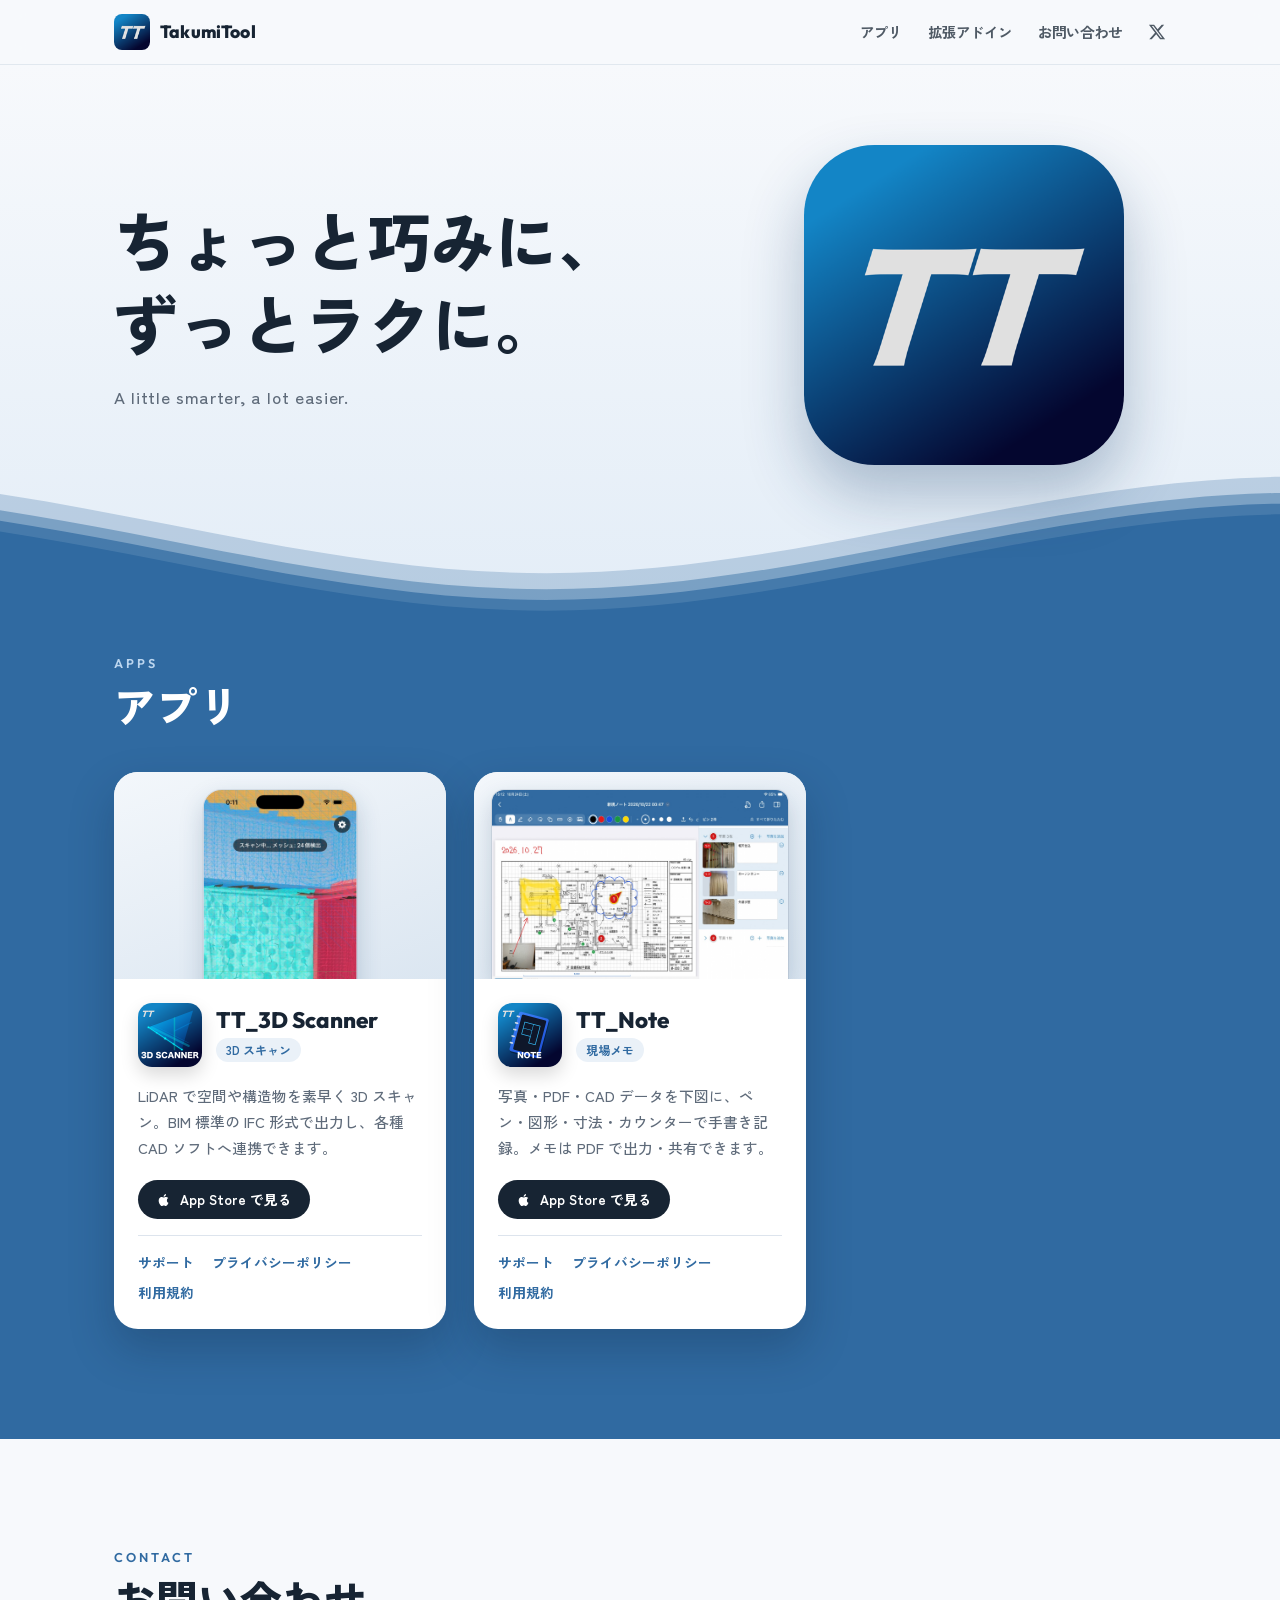
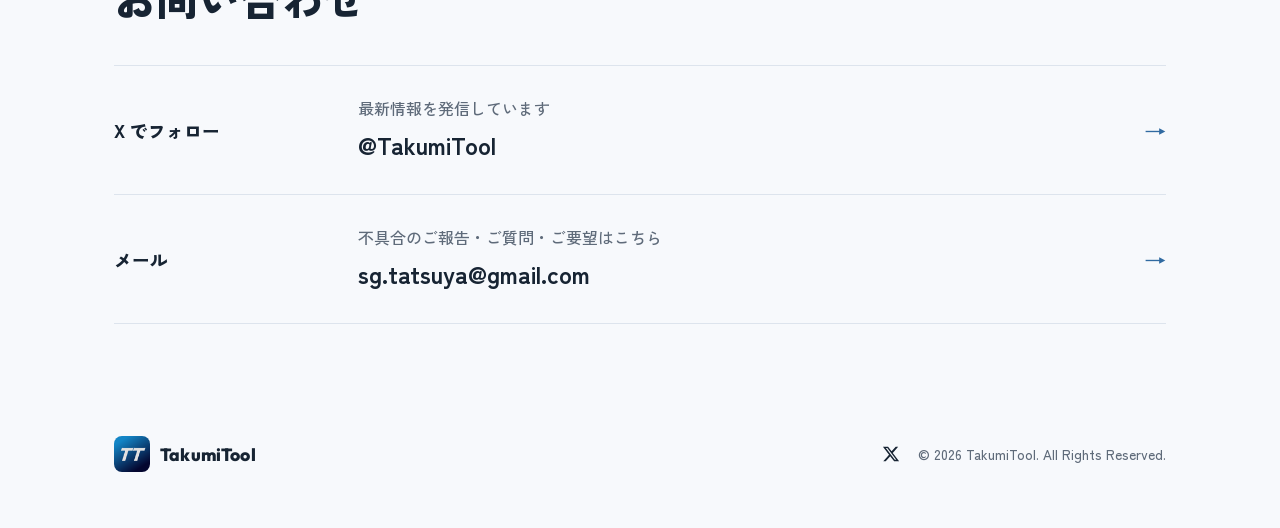
<file: index.html>
<!DOCTYPE html>
<html lang="ja">
<head>
    <meta charset="UTF-8">
    <meta name="viewport" content="width=device-width, initial-scale=1.0">
    <title>TakumiTool</title>
    <meta name="description" content="TakumiTool ― ちょっと巧みに、ずっとラクに。施工現場の作業を効率化する iOS アプリのサポートサイトです。">
    <link rel="icon" type="image/png" href="assets/favicon.png">
    <link rel="apple-touch-icon" href="assets/apple-touch-icon.png">
    <link rel="preconnect" href="https://fonts.googleapis.com">
    <link rel="preconnect" href="https://fonts.gstatic.com" crossorigin>
    <link href="https://fonts.googleapis.com/css2?family=Outfit:wght@600;800&family=Zen+Kaku+Gothic+New:wght@500;700;900&display=swap" rel="stylesheet">
    <link rel="stylesheet" href="assets/site.css">
    <script>document.documentElement.classList.add('js');</script>
    <style>
        /* トップページだけの見た目 */
        html { scroll-padding-top: 72px; }
        .hero { position: relative; overflow: hidden; background: linear-gradient(180deg, var(--paper) 0%, #e3edf7 100%); }
        .hero .wrap { position: relative; z-index: 1; display: grid; grid-template-columns: 1.2fr 0.8fr; gap: 40px; align-items: center; padding-top: 80px; padding-bottom: 150px; }
        h1 { margin: 0; font-size: clamp(2.3rem, 5vw, 4.2rem); line-height: 1.3; font-weight: 900; letter-spacing: -0.01em; }
        h1 .nb { display: inline-block; }
        .hero .en { margin: 18px 0 0; color: var(--muted); font-size: 1.05rem; letter-spacing: 0.04em; }
        .hero-icon {
            justify-self: center;
            width: min(100%, 320px); height: auto; aspect-ratio: 1 / 1;
            border-radius: 22%;
            box-shadow: 0 30px 60px rgba(23, 63, 107, 0.3);
            animation: bob 6s ease-in-out infinite;
        }
        @keyframes bob { 0%, 100% { translate: 0 0; rotate: -4deg; } 50% { translate: 0 -14px; rotate: -2deg; } }

        .apps { background: var(--theme); padding: 40px 0 110px; color: #fff; }
        .apps .section-head { color: #fff; }
        .apps .section-head .num { color: var(--highlight); }
        .addins { padding: 110px 0 0; }
        .contact { padding: 110px 0 40px; }

        @media (max-width: 820px) {
            .hero .wrap { grid-template-columns: 1fr; padding-top: 44px; padding-bottom: 120px; gap: 36px; }
            .hero-icon { width: 200px; order: -1; }
        }
    </style>
</head>
<body id="top" data-base="">

    <header class="topbar">
        <div class="wrap">
            <a class="brand" href="#top"><img src="assets/favicon.png" alt="" width="36" height="36">TakumiTool</a>
            <nav>
                <a class="nav-text" href="#apps">アプリ</a>
                <a class="nav-text" href="#addins">拡張アドイン</a>
                <a class="nav-text" href="#contact">お問い合わせ</a>
                <a href="https://x.com/TakumiTool" target="_blank" rel="noopener" aria-label="X（旧Twitter）">
                    <svg class="x-icon" viewBox="0 0 24 24" aria-hidden="true"><path d="M18.244 2.25h3.308l-7.227 8.26 8.502 11.24H16.17l-5.214-6.817L4.99 21.75H1.68l7.73-8.835L1.254 2.25H8.08l4.713 6.231zm-1.161 17.52h1.833L7.084 4.126H5.117z"/></svg>
                </a>
            </nav>
        </div>
    </header>

    <section class="hero">
        <div class="wrap">
            <div class="reveal">
                <h1><span class="nb">ちょっと巧みに、</span><br><span class="nb">ずっとラクに。</span></h1>
                <p class="en">A little smarter, a lot easier.</p>
            </div>
            <img class="hero-icon" src="assets/icon-512.png" alt="TakumiTool のアイコン" width="320" height="320">
        </div>
        <svg class="waves waves-to-theme" viewBox="0 24 150 28" preserveAspectRatio="none" aria-hidden="true">
            <defs><path id="wave" d="M-160 44c30 0 58-18 88-18s58 18 88 18 58-18 88-18 58 18 88 18v44h-352z"/></defs>
            <use href="#wave" x="48" y="0"/>
            <use href="#wave" x="48" y="3"/>
            <use href="#wave" x="48" y="5"/>
            <use href="#wave" x="48" y="7"/>
        </svg>
    </section>

    <section class="apps" id="apps">
        <div class="wrap">
            <h2 class="section-head reveal"><span class="num">APPS</span>アプリ</h2>
            <div class="app-grid" id="app-grid"></div>
            <noscript><p>アプリ一覧の表示には JavaScript を有効にしてください。</p></noscript>
        </div>
    </section>

    <!-- <section class="addins" id="addins">
        <div class="wrap">
            <h2 class="section-head reveal"><span class="num">ADD-INS</span>拡張アドイン</h2>
            <div class="addin-grid" id="addin-grid"></div>
            <p class="more"><a href="addins/">拡張アドインの一覧を見る →</a></p>
        </div>
    </section> -->

    <section class="contact" id="contact">
        <div class="wrap reveal">
            <h2 class="section-head"><span class="num">CONTACT</span>お問い合わせ</h2>
            <div class="rows">
                <a class="row" href="https://x.com/TakumiTool" target="_blank" rel="noopener">
                    <h3>X でフォロー</h3>
                    <p>最新情報を発信しています<strong>@TakumiTool</strong></p>
                    <span class="arrow">→</span>
                </a>
                <a class="row" href="mailto:sg.tatsuya@gmail.com">
                    <h3>メール</h3>
                    <p>不具合のご報告・ご質問・ご要望はこちら<strong>sg.tatsuya@gmail.com</strong></p>
                    <span class="arrow">→</span>
                </a>
            </div>
        </div>
    </section>

    <footer>
        <div class="wrap">
            <a class="brand" href="#top"><img src="assets/favicon.png" alt="" width="36" height="36">TakumiTool</a>
            <div class="foot-right">
                <a href="https://x.com/TakumiTool" target="_blank" rel="noopener" aria-label="X（旧Twitter）">
                    <svg class="x-icon" viewBox="0 0 24 24" aria-hidden="true"><path d="M18.244 2.25h3.308l-7.227 8.26 8.502 11.24H16.17l-5.214-6.817L4.99 21.75H1.68l7.73-8.835L1.254 2.25H8.08l4.713 6.231zm-1.161 17.52h1.833L7.084 4.126H5.117z"/></svg>
                </a>
                <p>&copy; 2026 TakumiTool. All Rights Reserved.</p>
            </div>
        </div>
    </footer>

    <script src="assets/site.js"></script>

</body>
</html>
</file>
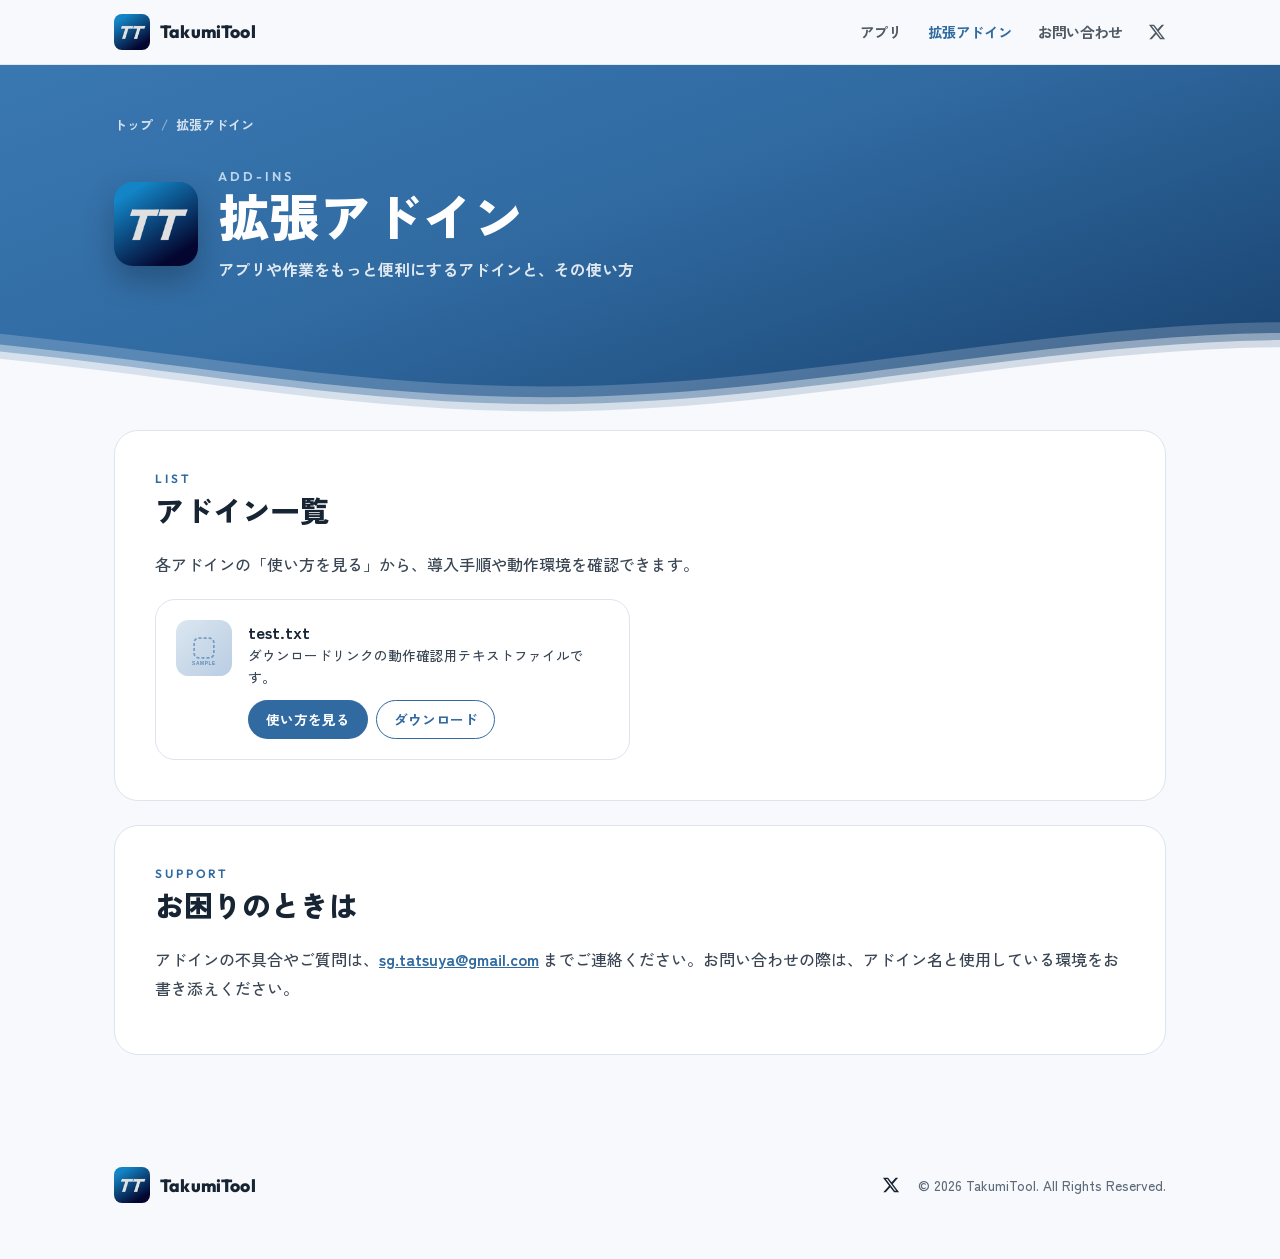
<file: addins/index.html>
<!DOCTYPE html>
<html lang="ja">
<head>
    <meta charset="UTF-8">
    <meta name="viewport" content="width=device-width, initial-scale=1.0">
    <title>拡張アドイン - TakumiTool</title>
    <link rel="icon" type="image/png" href="../assets/favicon.png">
    <link rel="apple-touch-icon" href="../assets/apple-touch-icon.png">
    <link rel="preconnect" href="https://fonts.googleapis.com">
    <link rel="preconnect" href="https://fonts.gstatic.com" crossorigin>
    <link href="https://fonts.googleapis.com/css2?family=Outfit:wght@600;800&family=Zen+Kaku+Gothic+New:wght@500;700;900&display=swap" rel="stylesheet">
    <link rel="stylesheet" href="../assets/site.css">
    <script>document.documentElement.classList.add('js');</script>
</head>
<body data-base="../">

    <header class="topbar">
        <div class="wrap">
            <a class="brand" href="../index.html"><img src="../assets/favicon.png" alt="" width="36" height="36">TakumiTool</a>
            <nav>
                <a class="nav-text" href="../index.html#apps">アプリ</a>
                <a class="nav-text" href="./" aria-current="page">拡張アドイン</a>
                <a class="nav-text" href="../index.html#contact">お問い合わせ</a>
                <a href="https://x.com/TakumiTool" target="_blank" rel="noopener" aria-label="X（旧Twitter）">
                    <svg class="x-icon" viewBox="0 0 24 24" aria-hidden="true"><path d="M18.244 2.25h3.308l-7.227 8.26 8.502 11.24H16.17l-5.214-6.817L4.99 21.75H1.68l7.73-8.835L1.254 2.25H8.08l4.713 6.231zm-1.161 17.52h1.833L7.084 4.126H5.117z"/></svg>
                </a>
            </nav>
        </div>
    </header>

    <section class="page-hero">
        <div class="wrap">
            <p class="crumbs"><a href="../index.html">トップ</a><span>/</span>拡張アドイン</p>
            <div class="page-title">
                <img src="../assets/icon-512.png" alt="" width="84" height="84">
                <div>
                    <span class="num">ADD-INS</span>
                    <h1>拡張アドイン</h1>
                    <p>アプリや作業をもっと便利にするアドインと、その使い方</p>
                </div>
            </div>
        </div>
        <svg class="waves waves-to-paper" viewBox="0 24 150 28" preserveAspectRatio="none" aria-hidden="true">
            <defs><path id="wave" d="M-160 44c30 0 58-18 88-18s58 18 88 18 58-18 88-18 58 18 88 18v44h-352z"/></defs>
            <use href="#wave" x="48" y="0"/>
            <use href="#wave" x="48" y="3"/>
            <use href="#wave" x="48" y="5"/>
            <use href="#wave" x="48" y="7"/>
        </svg>
    </section>

    <main class="doc wrap">
        <section class="doc-card">
            <h2><span class="num">LIST</span>アドイン一覧</h2>
            <p>各アドインの「使い方を見る」から、導入手順や動作環境を確認できます。</p>
            <div class="addin-grid" id="addin-grid"></div>
            <noscript><p>一覧の表示には JavaScript を有効にしてください。</p></noscript>
        </section>

        <section class="doc-card">
            <h2><span class="num">SUPPORT</span>お困りのときは</h2>
            <p>アドインの不具合やご質問は、<a href="mailto:sg.tatsuya@gmail.com">sg.tatsuya@gmail.com</a> までご連絡ください。お問い合わせの際は、アドイン名と使用している環境をお書き添えください。</p>
        </section>
    </main>

    <footer>
        <div class="wrap">
            <a class="brand" href="../index.html"><img src="../assets/favicon.png" alt="" width="36" height="36">TakumiTool</a>
            <div class="foot-right">
                <a href="https://x.com/TakumiTool" target="_blank" rel="noopener" aria-label="X（旧Twitter）">
                    <svg class="x-icon" viewBox="0 0 24 24" aria-hidden="true"><path d="M18.244 2.25h3.308l-7.227 8.26 8.502 11.24H16.17l-5.214-6.817L4.99 21.75H1.68l7.73-8.835L1.254 2.25H8.08l4.713 6.231zm-1.161 17.52h1.833L7.084 4.126H5.117z"/></svg>
                </a>
                <p>&copy; 2026 TakumiTool. All Rights Reserved.</p>
            </div>
        </div>
    </footer>

    <script src="../assets/site.js"></script>

</body>
</html>
</file>
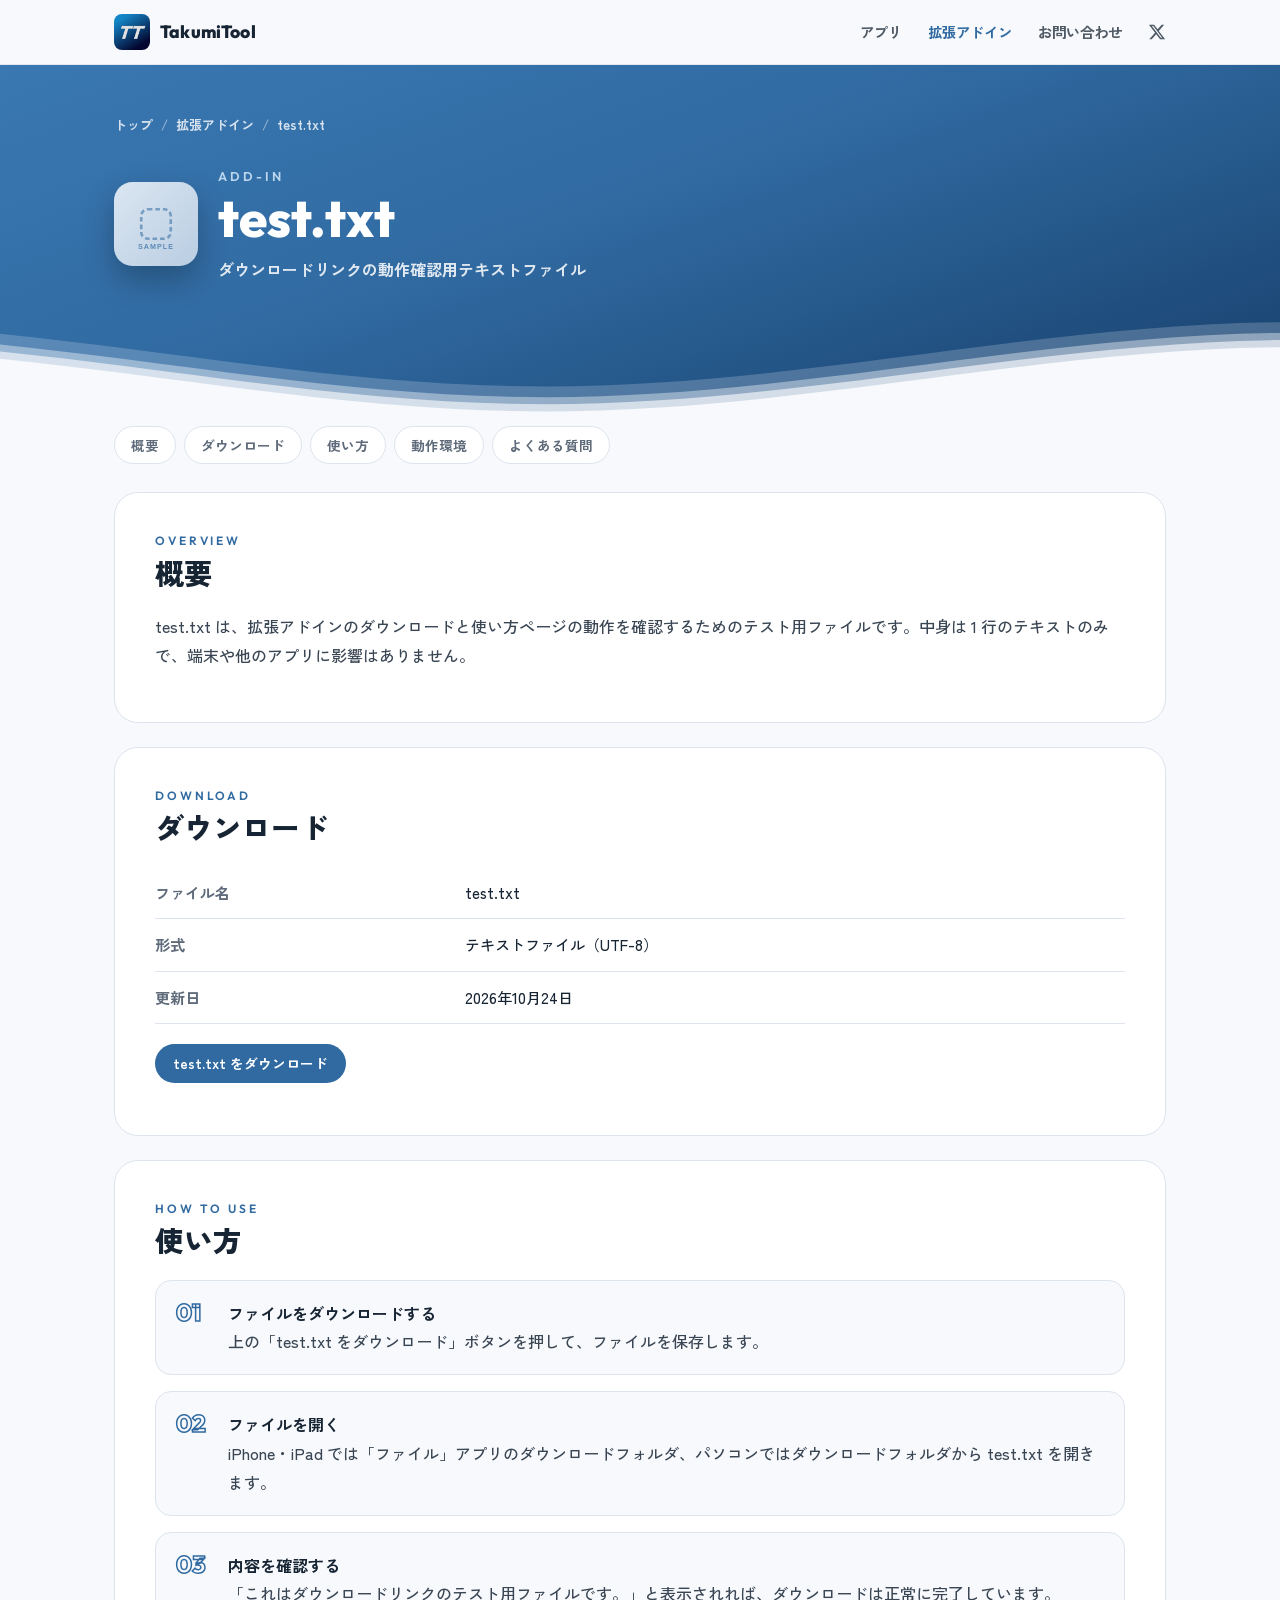
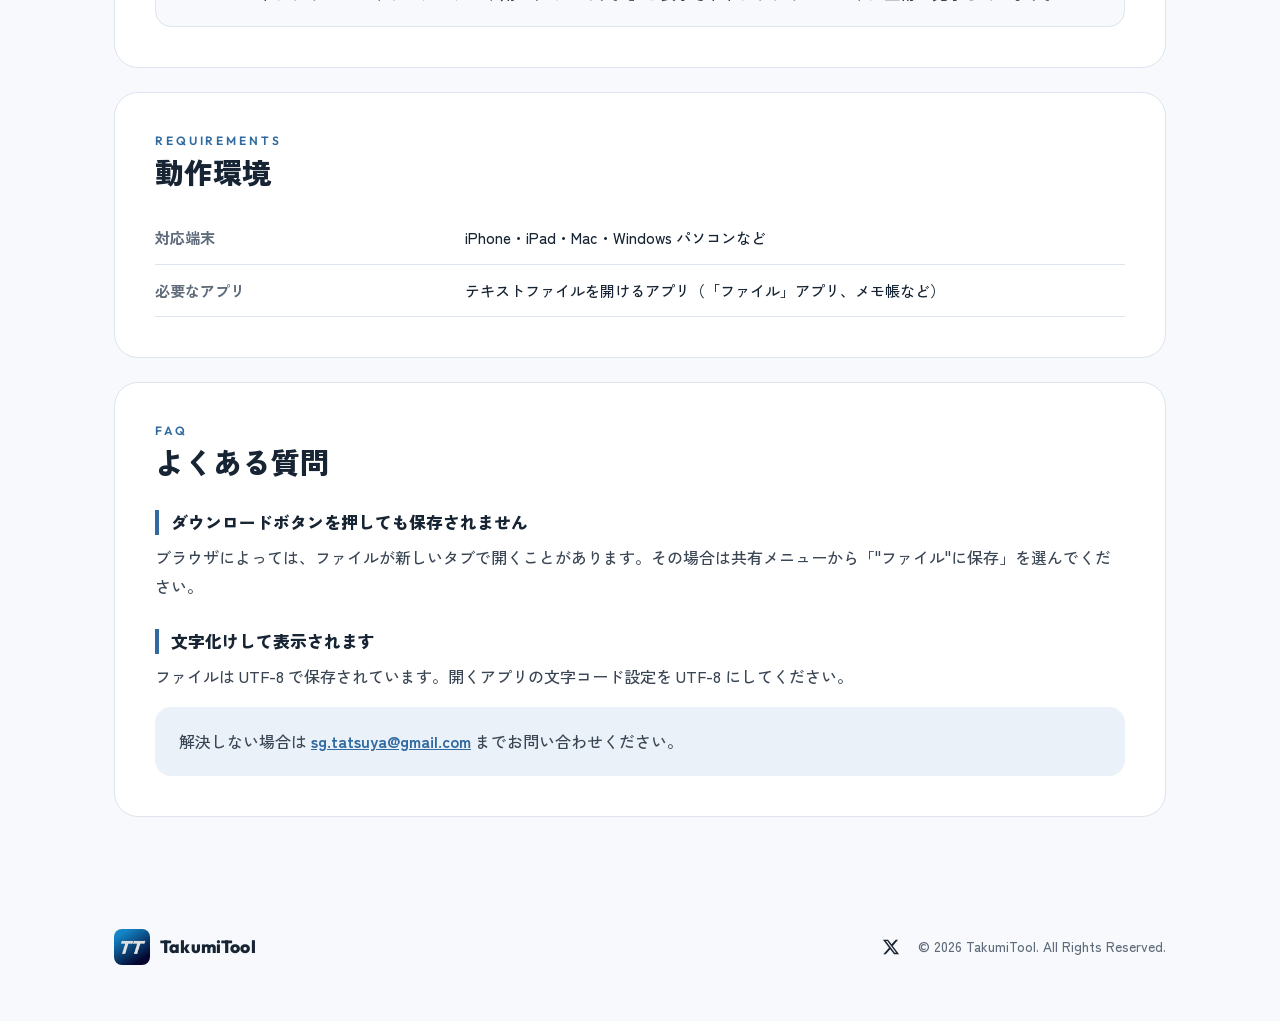
<file: addins/test/index.html>
<!DOCTYPE html>
<html lang="ja">
<head>
    <meta charset="UTF-8">
    <meta name="viewport" content="width=device-width, initial-scale=1.0">
    <title>test.txt の使い方 - TakumiTool</title>
    <link rel="icon" type="image/png" href="../../assets/favicon.png">
    <link rel="apple-touch-icon" href="../../assets/apple-touch-icon.png">
    <link rel="preconnect" href="https://fonts.googleapis.com">
    <link rel="preconnect" href="https://fonts.gstatic.com" crossorigin>
    <link href="https://fonts.googleapis.com/css2?family=Outfit:wght@600;800&family=Zen+Kaku+Gothic+New:wght@500;700;900&display=swap" rel="stylesheet">
    <link rel="stylesheet" href="../../assets/site.css">
    <script>document.documentElement.classList.add('js');</script>
</head>
<body data-base="../../">

    <header class="topbar">
        <div class="wrap">
            <a class="brand" href="../../index.html"><img src="../../assets/favicon.png" alt="" width="36" height="36">TakumiTool</a>
            <nav>
                <a class="nav-text" href="../../index.html#apps">アプリ</a>
                <a class="nav-text" href="../" aria-current="page">拡張アドイン</a>
                <a class="nav-text" href="../../index.html#contact">お問い合わせ</a>
                <a href="https://x.com/TakumiTool" target="_blank" rel="noopener" aria-label="X（旧Twitter）">
                    <svg class="x-icon" viewBox="0 0 24 24" aria-hidden="true"><path d="M18.244 2.25h3.308l-7.227 8.26 8.502 11.24H16.17l-5.214-6.817L4.99 21.75H1.68l7.73-8.835L1.254 2.25H8.08l4.713 6.231zm-1.161 17.52h1.833L7.084 4.126H5.117z"/></svg>
                </a>
            </nav>
        </div>
    </header>

    <!-- アドインの使い方ページのひな形。新しいアドインは、このフォルダごとコピーして中身を書き換える。 -->
    <section class="page-hero">
        <div class="wrap">
            <p class="crumbs"><a href="../../index.html">トップ</a><span>/</span><a href="../">拡張アドイン</a><span>/</span>test.txt</p>
            <div class="page-title">
                <img src="../../assets/sample-icon.svg" alt="" width="84" height="84">
                <div>
                    <span class="num">ADD-IN</span>
                    <h1>test.txt</h1>
                    <p>ダウンロードリンクの動作確認用テキストファイル</p>
                </div>
            </div>
        </div>
        <svg class="waves waves-to-paper" viewBox="0 24 150 28" preserveAspectRatio="none" aria-hidden="true">
            <defs><path id="wave" d="M-160 44c30 0 58-18 88-18s58 18 88 18 58-18 88-18 58 18 88 18v44h-352z"/></defs>
            <use href="#wave" x="48" y="0"/>
            <use href="#wave" x="48" y="3"/>
            <use href="#wave" x="48" y="5"/>
            <use href="#wave" x="48" y="7"/>
        </svg>
    </section>

    <nav class="subnav" aria-label="ページ内の目次">
        <div class="wrap">
            <a href="#overview">概要</a>
            <a href="#download">ダウンロード</a>
            <a href="#usage">使い方</a>
            <a href="#requirements">動作環境</a>
            <a href="#faq">よくある質問</a>
        </div>
    </nav>

    <main class="doc wrap">

        <section class="doc-card" id="overview">
            <h2><span class="num">OVERVIEW</span>概要</h2>
            <p>test.txt は、拡張アドインのダウンロードと使い方ページの動作を確認するためのテスト用ファイルです。中身は 1 行のテキストのみで、端末や他のアプリに影響はありません。</p>
        </section>

        <section class="doc-card" id="download">
            <h2><span class="num">DOWNLOAD</span>ダウンロード</h2>
            <table class="spec">
                <tr><th>ファイル名</th><td>test.txt</td></tr>
                <tr><th>形式</th><td>テキストファイル（UTF-8）</td></tr>
                <tr><th>更新日</th><td>2026年10月24日</td></tr>
            </table>
            <p class="download-row"><a class="pill" href="test.txt" download>test.txt をダウンロード</a></p>
        </section>

        <section class="doc-card" id="usage">
            <h2><span class="num">HOW TO USE</span>使い方</h2>
            <ol class="steps">
                <li><strong>ファイルをダウンロードする</strong>上の「test.txt をダウンロード」ボタンを押して、ファイルを保存します。</li>
                <li><strong>ファイルを開く</strong>iPhone・iPad では「ファイル」アプリのダウンロードフォルダ、パソコンではダウンロードフォルダから test.txt を開きます。</li>
                <li><strong>内容を確認する</strong>「これはダウンロードリンクのテスト用ファイルです。」と表示されれば、ダウンロードは正常に完了しています。</li>
            </ol>
        </section>

        <section class="doc-card" id="requirements">
            <h2><span class="num">REQUIREMENTS</span>動作環境</h2>
            <table class="spec">
                <tr><th>対応端末</th><td>iPhone・iPad・Mac・Windows パソコンなど</td></tr>
                <tr><th>必要なアプリ</th><td>テキストファイルを開けるアプリ（「ファイル」アプリ、メモ帳など）</td></tr>
            </table>
        </section>

        <section class="doc-card" id="faq">
            <h2><span class="num">FAQ</span>よくある質問</h2>
            <h3>ダウンロードボタンを押しても保存されません</h3>
            <p>ブラウザによっては、ファイルが新しいタブで開くことがあります。その場合は共有メニューから「"ファイル"に保存」を選んでください。</p>
            <h3>文字化けして表示されます</h3>
            <p>ファイルは UTF-8 で保存されています。開くアプリの文字コード設定を UTF-8 にしてください。</p>
            <div class="note-box">
                <p>解決しない場合は <a href="mailto:sg.tatsuya@gmail.com">sg.tatsuya@gmail.com</a> までお問い合わせください。</p>
            </div>
        </section>

    </main>

    <footer>
        <div class="wrap">
            <a class="brand" href="../../index.html"><img src="../../assets/favicon.png" alt="" width="36" height="36">TakumiTool</a>
            <div class="foot-right">
                <a href="https://x.com/TakumiTool" target="_blank" rel="noopener" aria-label="X（旧Twitter）">
                    <svg class="x-icon" viewBox="0 0 24 24" aria-hidden="true"><path d="M18.244 2.25h3.308l-7.227 8.26 8.502 11.24H16.17l-5.214-6.817L4.99 21.75H1.68l7.73-8.835L1.254 2.25H8.08l4.713 6.231zm-1.161 17.52h1.833L7.084 4.126H5.117z"/></svg>
                </a>
                <p>&copy; 2026 TakumiTool. All Rights Reserved.</p>
            </div>
        </div>
    </footer>

    <script src="../../assets/site.js"></script>

</body>
</html>
</file>
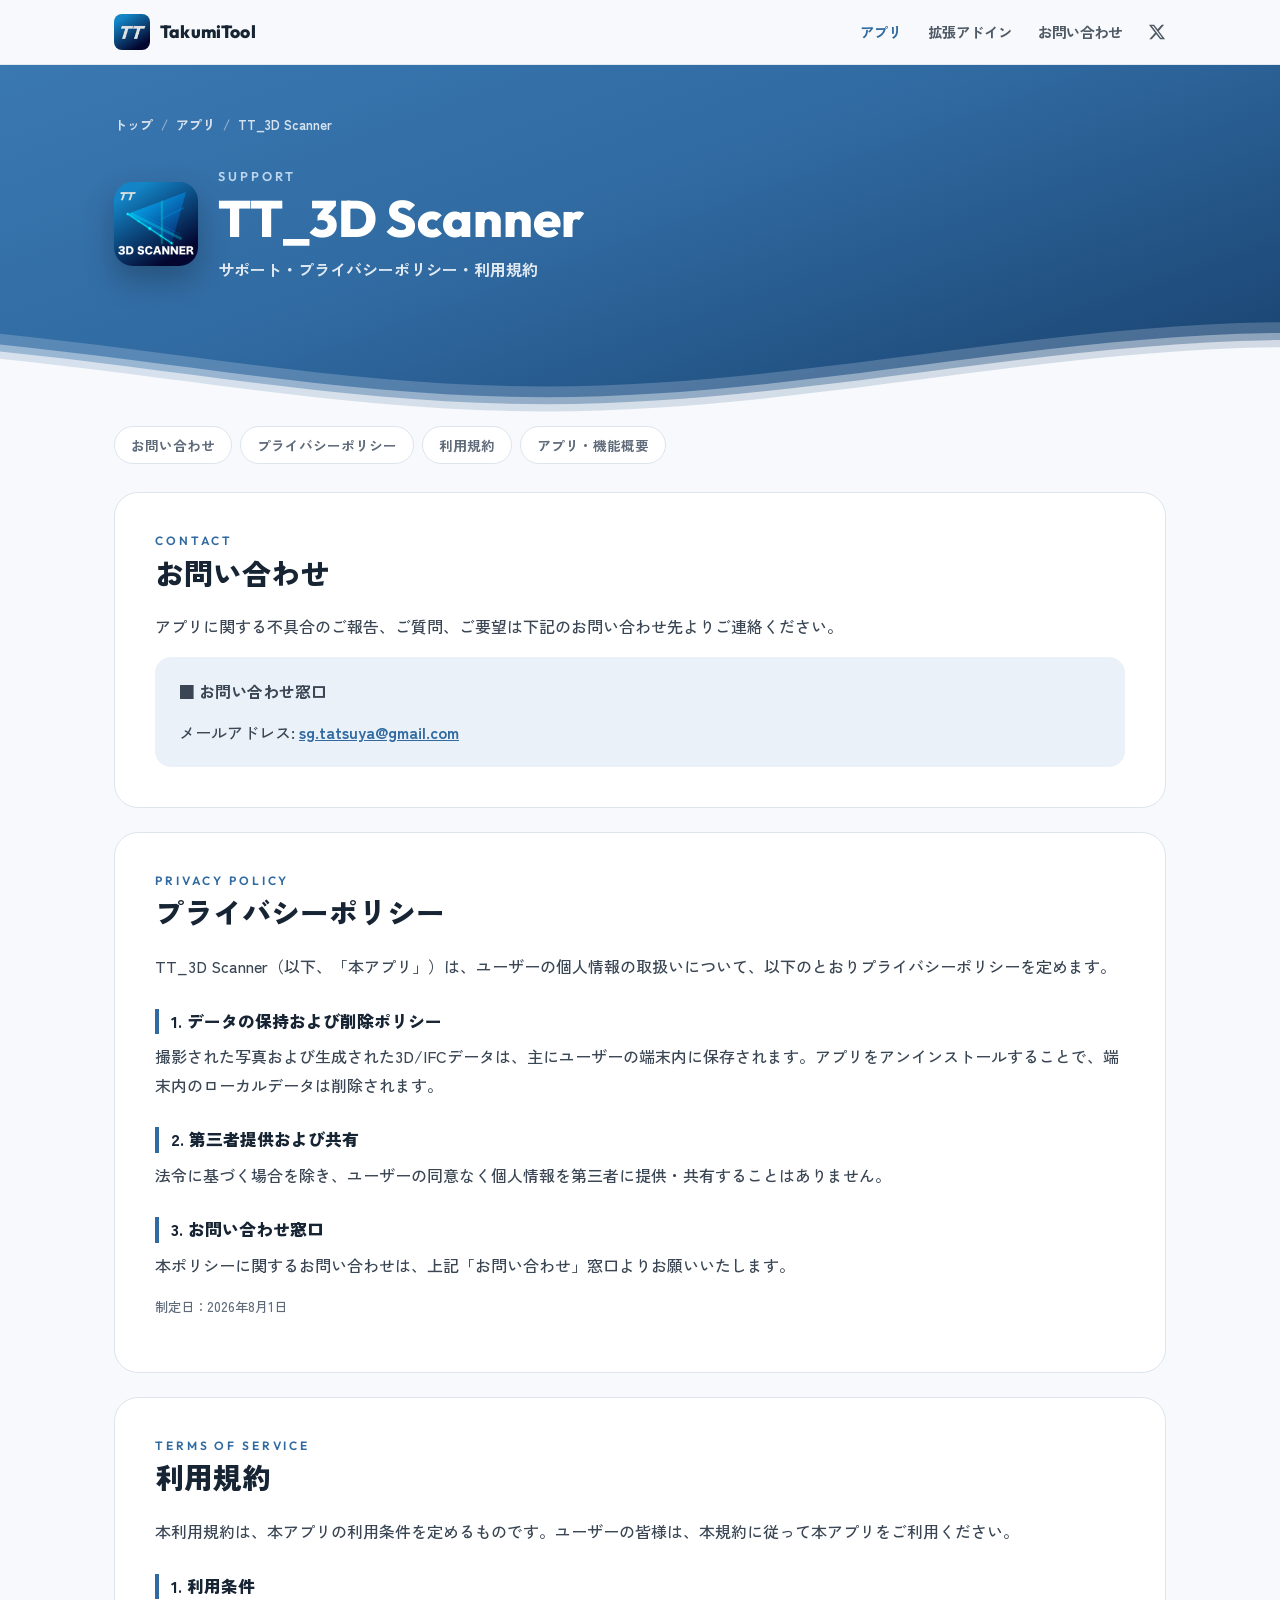
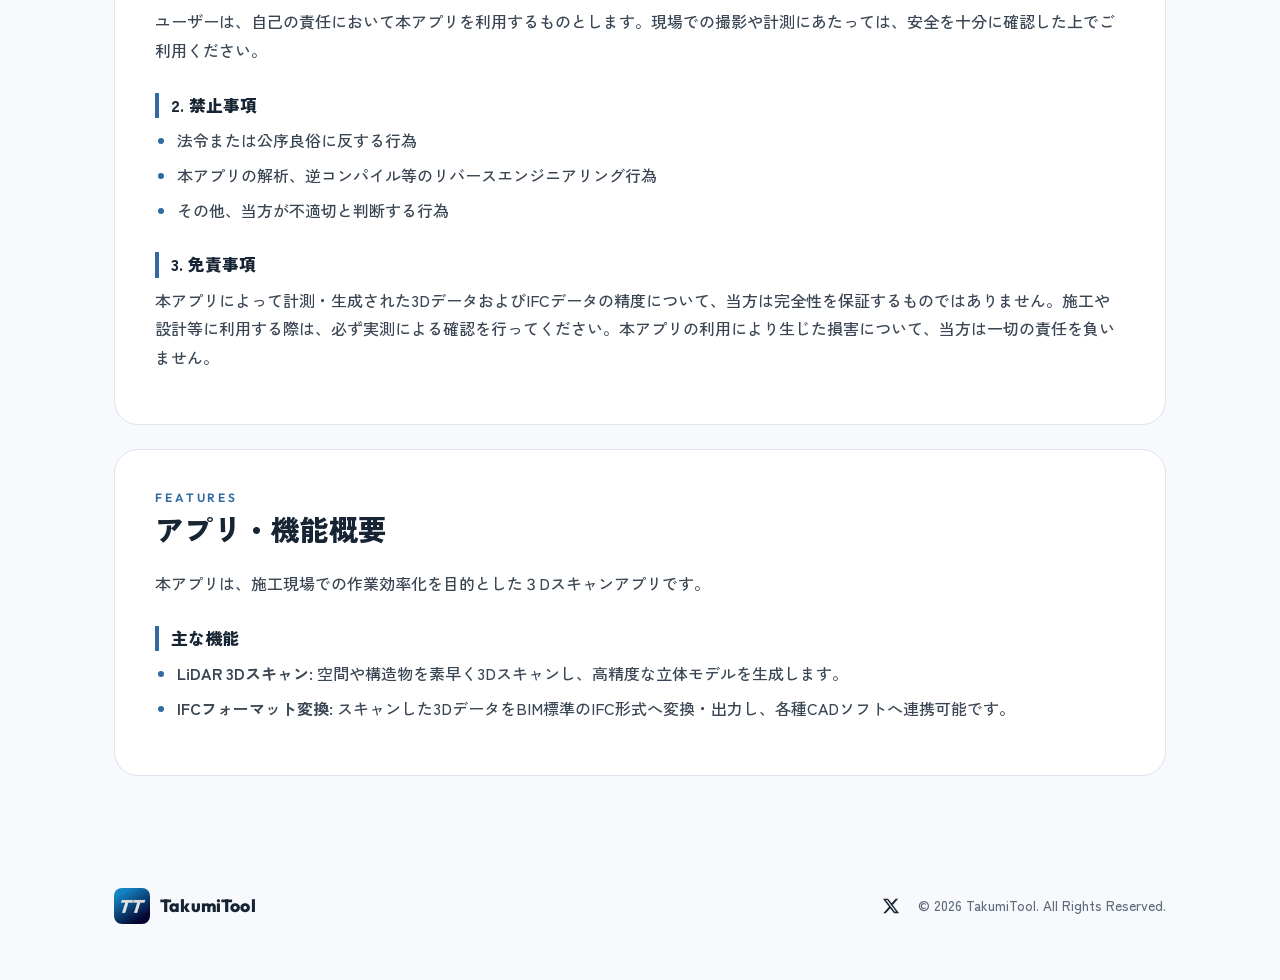
<file: ttAr_HP.html>
<!DOCTYPE html>
<html lang="ja">
<head>
    <meta charset="UTF-8">
    <meta name="viewport" content="width=device-width, initial-scale=1.0">
    <title>TT_3D Scanner サポート＆プライバシーポリシー - TakumiTool</title>
    <link rel="icon" type="image/png" href="assets/favicon.png">
    <link rel="apple-touch-icon" href="assets/apple-touch-icon.png">
    <link rel="preconnect" href="https://fonts.googleapis.com">
    <link rel="preconnect" href="https://fonts.gstatic.com" crossorigin>
    <link href="https://fonts.googleapis.com/css2?family=Outfit:wght@600;800&family=Zen+Kaku+Gothic+New:wght@500;700;900&display=swap" rel="stylesheet">
    <link rel="stylesheet" href="assets/site.css">
    <script>document.documentElement.classList.add('js');</script>
</head>
<body data-base="">

    <header class="topbar">
        <div class="wrap">
            <a class="brand" href="index.html"><img src="assets/favicon.png" alt="" width="36" height="36">TakumiTool</a>
            <nav>
                <a class="nav-text" href="index.html#apps" aria-current="page">アプリ</a>
                <a class="nav-text" href="index.html#addins">拡張アドイン</a>
                <a class="nav-text" href="index.html#contact">お問い合わせ</a>
                <a href="https://x.com/TakumiTool" target="_blank" rel="noopener" aria-label="X（旧Twitter）">
                    <svg class="x-icon" viewBox="0 0 24 24" aria-hidden="true"><path d="M18.244 2.25h3.308l-7.227 8.26 8.502 11.24H16.17l-5.214-6.817L4.99 21.75H1.68l7.73-8.835L1.254 2.25H8.08l4.713 6.231zm-1.161 17.52h1.833L7.084 4.126H5.117z"/></svg>
                </a>
            </nav>
        </div>
    </header>

    <section class="page-hero">
        <div class="wrap">
            <p class="crumbs"><a href="index.html">トップ</a><span>/</span><a href="index.html#apps">アプリ</a><span>/</span>TT_3D Scanner</p>
            <div class="page-title">
                <img src="assets/apps/tt3dscanner-icon.png" alt="TT_3D Scanner のアイコン" width="84" height="84">
                <div>
                    <span class="num">SUPPORT</span>
                    <h1>TT_3D Scanner</h1>
                    <p>サポート・プライバシーポリシー・利用規約</p>
                </div>
            </div>
        </div>
        <svg class="waves waves-to-paper" viewBox="0 24 150 28" preserveAspectRatio="none" aria-hidden="true">
            <defs><path id="wave" d="M-160 44c30 0 58-18 88-18s58 18 88 18 58-18 88-18 58 18 88 18v44h-352z"/></defs>
            <use href="#wave" x="48" y="0"/>
            <use href="#wave" x="48" y="3"/>
            <use href="#wave" x="48" y="5"/>
            <use href="#wave" x="48" y="7"/>
        </svg>
    </section>

    <nav class="subnav" aria-label="ページ内の目次">
        <div class="wrap">
            <a href="#contact">お問い合わせ</a>
            <a href="#privacy">プライバシーポリシー</a>
            <a href="#terms">利用規約</a>
            <a href="#products">アプリ・機能概要</a>
        </div>
    </nav>

    <main class="doc wrap">

        <!-- 1. お問い合わせ (Contact) 【必須】 -->
        <section class="doc-card" id="contact">
            <h2><span class="num">CONTACT</span>お問い合わせ</h2>
            <p>アプリに関する不具合のご報告、ご質問、ご要望は下記のお問い合わせ先よりご連絡ください。</p>
            <div class="note-box">
                <p><strong>■ お問い合わせ窓口</strong></p>
                <p>メールアドレス: <a href="mailto:sg.tatsuya@gmail.com">sg.tatsuya@gmail.com</a></p>
            </div>
        </section>

        <!-- 2. プライバシーポリシー (Privacy Policy) 【必須】 -->
        <section class="doc-card" id="privacy">
            <h2><span class="num">PRIVACY POLICY</span>プライバシーポリシー</h2>
            <p>TT_3D Scanner（以下、「本アプリ」）は、ユーザーの個人情報の取扱いについて、以下のとおりプライバシーポリシーを定めます。</p>

            <!-- <h3>1. 収集する情報と収集方法</h3>
            <p>本アプリでは、機能提供およびサービス向上のため、以下の情報を取得する場合があります。</p>
            <ul>
                <li><strong>カメラ・3Dスキャンデータ:</strong> 施工写真撮影、LiDARによる3D計測およびIFCデータ変換機能の提供のため。</li>
                <li><strong>端末情報・ログ情報:</strong> アプリの不具合解析および品質向上のため。</li>
            </ul>

            <h3>2. データの使用目的</h3>
            <ul>
                <li>本アプリの基本機能（撮影、3Dデータ生成、IFC変換等）の提供・維持のため</li>
                <li>ユーザーからのサポート問合せに対応するため</li>
                <li>不具合の修正およびパフォーマンス向上のため</li>
            </ul> -->

            <h3>1. データの保持および削除ポリシー</h3>
            <p>撮影された写真および生成された3D/IFCデータは、主にユーザーの端末内に保存されます。アプリをアンインストールすることで、端末内のローカルデータは削除されます。</p>

            <h3>2. 第三者提供および共有</h3>
            <p>法令に基づく場合を除き、ユーザーの同意なく個人情報を第三者に提供・共有することはありません。</p>

            <h3>3. お問い合わせ窓口</h3>
            <p>本ポリシーに関するお問い合わせは、上記「お問い合わせ」窓口よりお願いいたします。</p>

            <p><small>制定日：2026年8月1日</small></p>
        </section>

        <!-- 3. 利用規約 (Terms of Service) -->
        <section class="doc-card" id="terms">
            <h2><span class="num">TERMS OF SERVICE</span>利用規約</h2>
            <p>本利用規約は、本アプリの利用条件を定めるものです。ユーザーの皆様は、本規約に従って本アプリをご利用ください。</p>

            <h3>1. 利用条件</h3>
            <p>ユーザーは、自己の責任において本アプリを利用するものとします。現場での撮影や計測にあたっては、安全を十分に確認した上でご利用ください。</p>

            <h3>2. 禁止事項</h3>
            <ul>
                <li>法令または公序良俗に反する行為</li>
                <li>本アプリの解析、逆コンパイル等のリバースエンジニアリング行為</li>
                <li>その他、当方が不適切と判断する行為</li>
            </ul>

            <h3>3. 免責事項</h3>
            <p>本アプリによって計測・生成された3DデータおよびIFCデータの精度について、当方は完全性を保証するものではありません。施工や設計等に利用する際は、必ず実測による確認を行ってください。本アプリの利用により生じた損害について、当方は一切の責任を負いません。</p>
        </section>

        <!-- 4. 商品・機能概要 (Products) -->
        <section class="doc-card" id="products">
            <h2><span class="num">FEATURES</span>アプリ・機能概要</h2>
            <p>本アプリは、施工現場での作業効率化を目的とした３Dスキャンアプリです。</p>

            <h3>主な機能</h3>
            <ul>
                <li><strong>LiDAR 3Dスキャン:</strong> 空間や構造物を素早く3Dスキャンし、高精度な立体モデルを生成します。</li>
                <li><strong>IFCフォーマット変換:</strong> スキャンした3DデータをBIM標準のIFC形式へ変換・出力し、各種CADソフトへ連携可能です。</li>
            </ul>
        </section>

    </main>

    <footer>
        <div class="wrap">
            <a class="brand" href="index.html"><img src="assets/favicon.png" alt="" width="36" height="36">TakumiTool</a>
            <div class="foot-right">
                <a href="https://x.com/TakumiTool" target="_blank" rel="noopener" aria-label="X（旧Twitter）">
                    <svg class="x-icon" viewBox="0 0 24 24" aria-hidden="true"><path d="M18.244 2.25h3.308l-7.227 8.26 8.502 11.24H16.17l-5.214-6.817L4.99 21.75H1.68l7.73-8.835L1.254 2.25H8.08l4.713 6.231zm-1.161 17.52h1.833L7.084 4.126H5.117z"/></svg>
                </a>
                <p>&copy; 2026 TakumiTool. All Rights Reserved.</p>
            </div>
        </div>
    </footer>

    <script src="assets/site.js"></script>

</body>
</html>
</file>
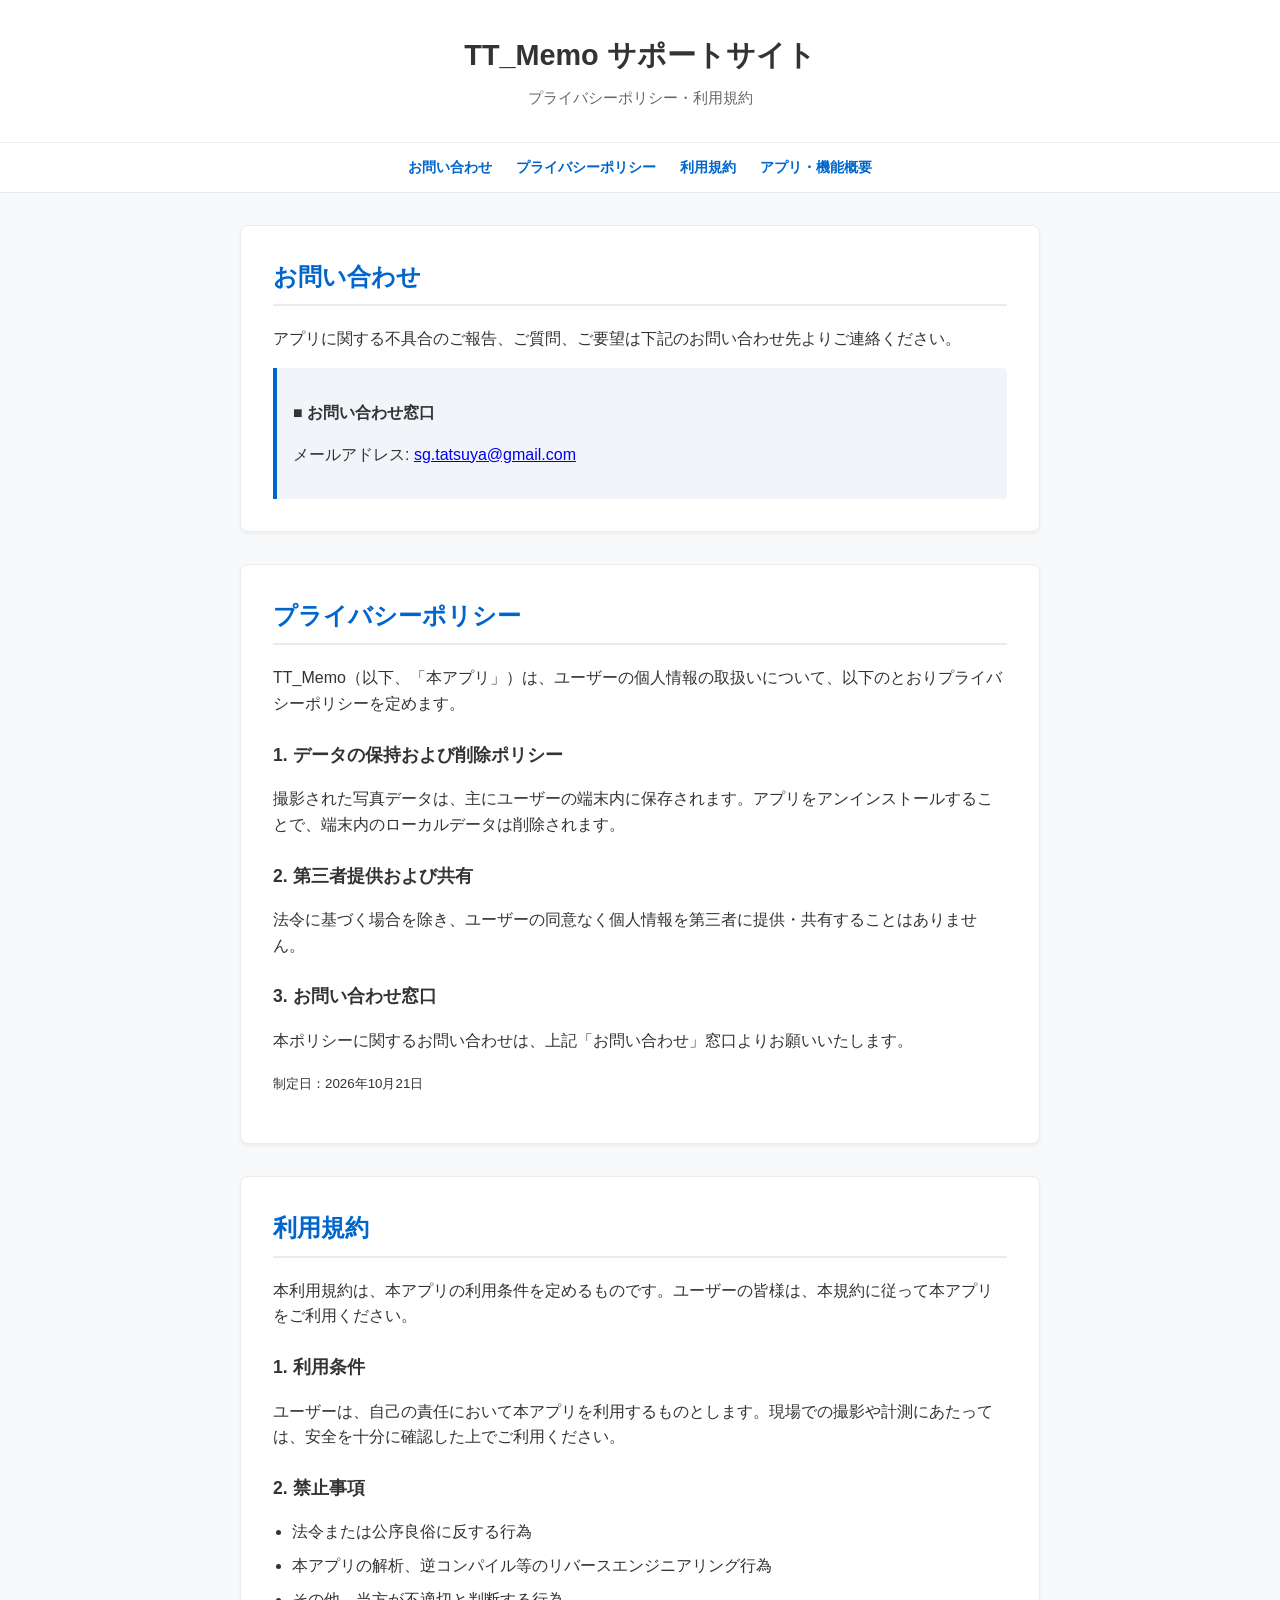
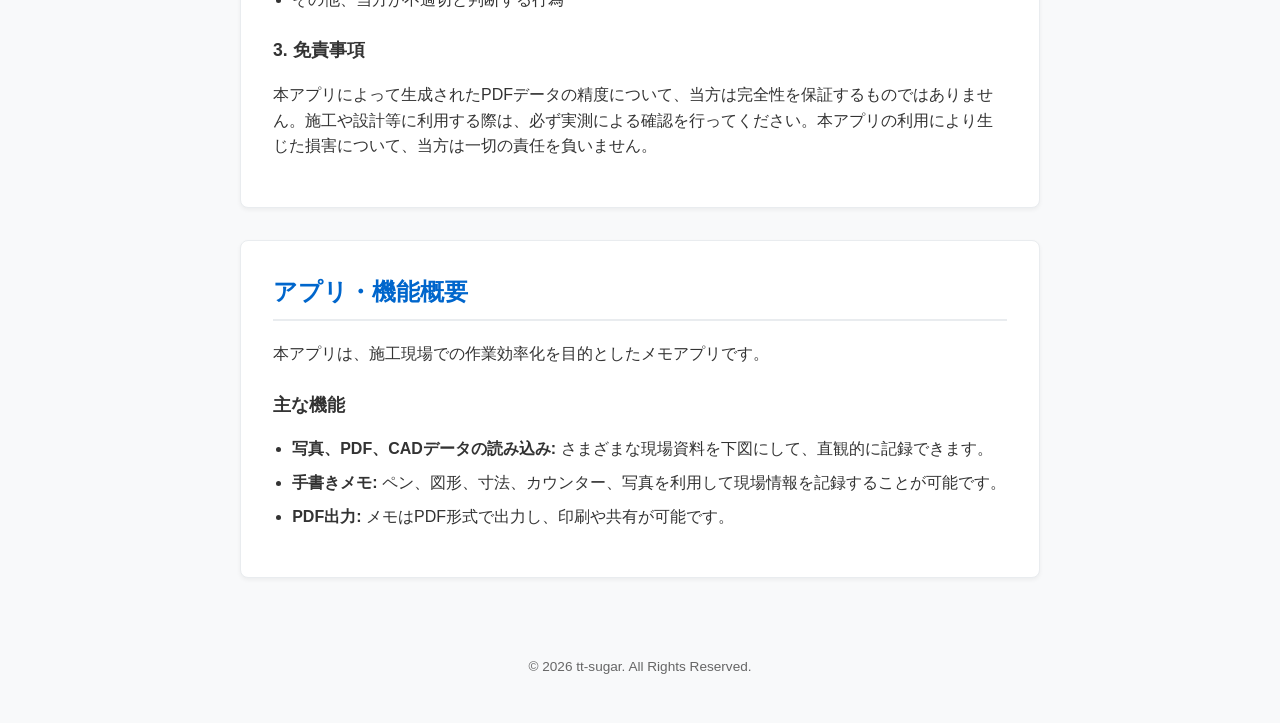
<file: ttMemo_HP.html>
<!DOCTYPE html>
<html lang="ja">
<head>
    <meta charset="UTF-8">
    <meta name="viewport" content="width=device-width, initial-scale=1.0">
    <title>TT_Memo サポート＆プライバシーポリシー</title>
    <style>
        :root {
            --primary-color: #0066cc;
            --text-color: #333333;
            --bg-color: #f8f9fa;
            --card-bg: #ffffff;
            --border-color: #e9ecef;
        }

        body {
            font-family: -apple-system, BlinkMacSystemFont, "Segoe UI", Roboto, "Helvetica Neue", Arial, sans-serif;
            line-height: 1.6;
            color: var(--text-color);
            background-color: var(--bg-color);
            margin: 0;
            padding: 0;
        }

        header {
            background-color: var(--card-bg);
            border-bottom: 1px solid var(--border-color);
            padding: 2rem 1rem;
            text-align: center;
        }

        header h1 {
            margin: 0 0 0.5rem 0;
            font-size: 1.8rem;
        }

        header p {
            margin: 0;
            color: #666;
            font-size: 0.95rem;
        }

        nav {
            background-color: var(--card-bg);
            border-bottom: 1px solid var(--border-color);
            position: sticky;
            top: 0;
            display: flex;
            justify-content: center;
            gap: 1.5rem;
            padding: 0.8rem;
            font-size: 0.9rem;
        }

        nav a {
            color: var(--primary-color);
            text-decoration: none;
            font-weight: 600;
        }

        nav a:hover {
            text-decoration: underline;
        }

        .container {
            max-width: 800px;
            margin: 2rem auto;
            padding: 0 1rem;
        }

        section {
            background: var(--card-bg);
            border-radius: 8px;
            padding: 2rem;
            margin-bottom: 2rem;
            box-shadow: 0 2px 4px rgba(0,0,0,0.05);
            border: 1px solid var(--border-color);
        }

        h2 {
            color: var(--primary-color);
            border-bottom: 2px solid var(--border-color);
            padding-bottom: 0.5rem;
            margin-top: 0;
        }

        h3 {
            font-size: 1.1rem;
            margin-top: 1.5rem;
        }

        ul {
            padding-left: 1.2rem;
        }

        li {
            margin-bottom: 0.5rem;
        }

        .contact-box {
            background-color: #f1f5f9;
            border-left: 4px solid var(--primary-color);
            padding: 1rem;
            margin-top: 1rem;
            border-radius: 0 4px 4px 0;
        }

        footer {
            text-align: center;
            padding: 2rem 1rem;
            color: #666;
            font-size: 0.85rem;
        }
    </style>
</head>
<body>

    <header>
        <!-- アプリ名に変更してください -->
        <h1>TT_Memo サポートサイト</h1>
        <p>プライバシーポリシー・利用規約</p>
    </header>

    <nav>
        <a href="#contact">お問い合わせ</a>
        <a href="#privacy">プライバシーポリシー</a>
        <a href="#terms">利用規約</a>
        <a href="#products">アプリ・機能概要</a>
    </nav>

    <div class="container">

        <!-- 1. お問い合わせ (Contact) 【必須】 -->
        <section id="contact">
            <h2>お問い合わせ</h2>
            <p>アプリに関する不具合のご報告、ご質問、ご要望は下記のお問い合わせ先よりご連絡ください。</p>
            
            <div class="contact-box">
                <p><strong>■ お問い合わせ窓口</strong></p>
                <!-- ご自身のメールアドレスやGoogleフォームのURLに書き換えてください -->
                <p>メールアドレス: <a href="mailto:sg.tatsuya@gmail.com">sg.tatsuya@gmail.com</a></p>
            </div>
        </section>

        <!-- 2. プライバシーポリシー (Privacy Policy) 【必須】 -->
        <section id="privacy">
            <h2>プライバシーポリシー</h2>
            <p>TT_Memo（以下、「本アプリ」）は、ユーザーの個人情報の取扱いについて、以下のとおりプライバシーポリシーを定めます。</p>

            
            <!-- <h3>1. 収集する情報と収集方法</h3>
            <p>本アプリでは、機能提供およびサービス向上のため、以下の情報を取得する場合があります。</p>
            <ul>
                <li><strong>カメラ・3Dスキャンデータ:</strong> 施工写真撮影、LiDARによる3D計測およびIFCデータ変換機能の提供のため。</li>
                <li><strong>端末情報・ログ情報:</strong> アプリの不具合解析および品質向上のため。</li>
            </ul>

            <h3>2. データの使用目的</h3>
            <ul>
                <li>本アプリの基本機能（撮影、3Dデータ生成、IFC変換等）の提供・維持のため</li>
                <li>ユーザーからのサポート問合せに対応するため</li>
                <li>不具合の修正およびパフォーマンス向上のため</li>
            </ul> -->

            <h3>1. データの保持および削除ポリシー</h3>
            <p>撮影された写真データは、主にユーザーの端末内に保存されます。アプリをアンインストールすることで、端末内のローカルデータは削除されます。</p>

            <h3>2. 第三者提供および共有</h3>
            <p>法令に基づく場合を除き、ユーザーの同意なく個人情報を第三者に提供・共有することはありません。</p>

            <h3>3. お問い合わせ窓口</h3>
            <p>本ポリシーに関するお問い合わせは、上記「お問い合わせ」窓口よりお願いいたします。</p>
            
            <p><small>制定日：2026年10月21日</small></p>
        </section>

        <!-- 3. 利用規約 (Terms of Service) -->
        <section id="terms">
            <h2>利用規約</h2>
            <p>本利用規約は、本アプリの利用条件を定めるものです。ユーザーの皆様は、本規約に従って本アプリをご利用ください。</p>

            <h3>1. 利用条件</h3>
            <p>ユーザーは、自己の責任において本アプリを利用するものとします。現場での撮影や計測にあたっては、安全を十分に確認した上でご利用ください。</p>

            <h3>2. 禁止事項</h3>
            <ul>
                <li>法令または公序良俗に反する行為</li>
                <li>本アプリの解析、逆コンパイル等のリバースエンジニアリング行為</li>
                <li>その他、当方が不適切と判断する行為</li>
            </ul>

            <h3>3. 免責事項</h3>
            <p>本アプリによって生成されたPDFデータの精度について、当方は完全性を保証するものではありません。施工や設計等に利用する際は、必ず実測による確認を行ってください。本アプリの利用により生じた損害について、当方は一切の責任を負いません。</p>
        </section>

        <!-- 4. 商品・機能概要 (Products) -->
        <section id="products">
            <h2>アプリ・機能概要</h2>
            <p>本アプリは、施工現場での作業効率化を目的としたメモアプリです。</p>

            <h3>主な機能</h3>
            <ul>
                <li><strong>写真、PDF、CADデータの読み込み:</strong> さまざまな現場資料を下図にして、直観的に記録できます。</li>
                <li><strong>手書きメモ:</strong> ペン、図形、寸法、カウンター、写真を利用して現場情報を記録することが可能です。</li>
                <li><strong>PDF出力:</strong> メモはPDF形式で出力し、印刷や共有が可能です。</li>
            </ul>
        </section>

    </div>

    <footer>
        <p>&copy; 2026 tt-sugar. All Rights Reserved.</p>
    </footer>

</body>
</html>
</file>
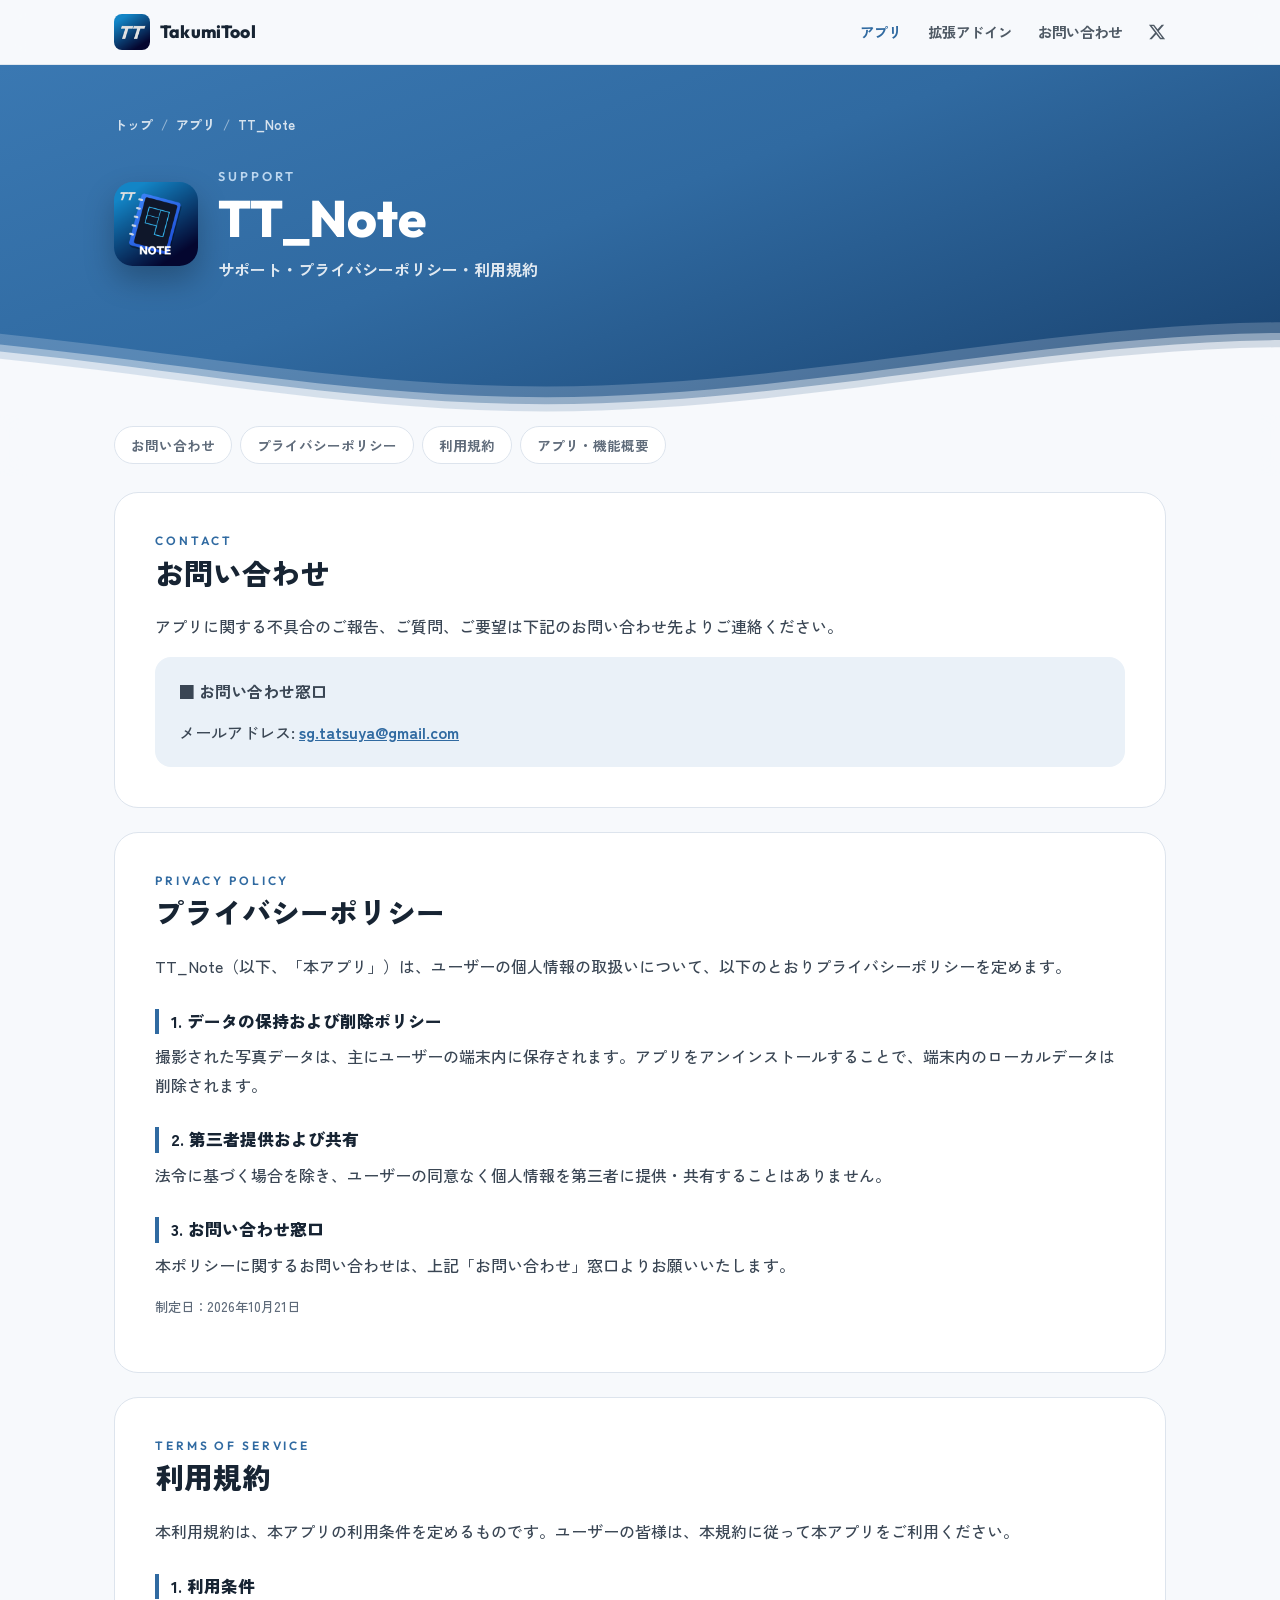
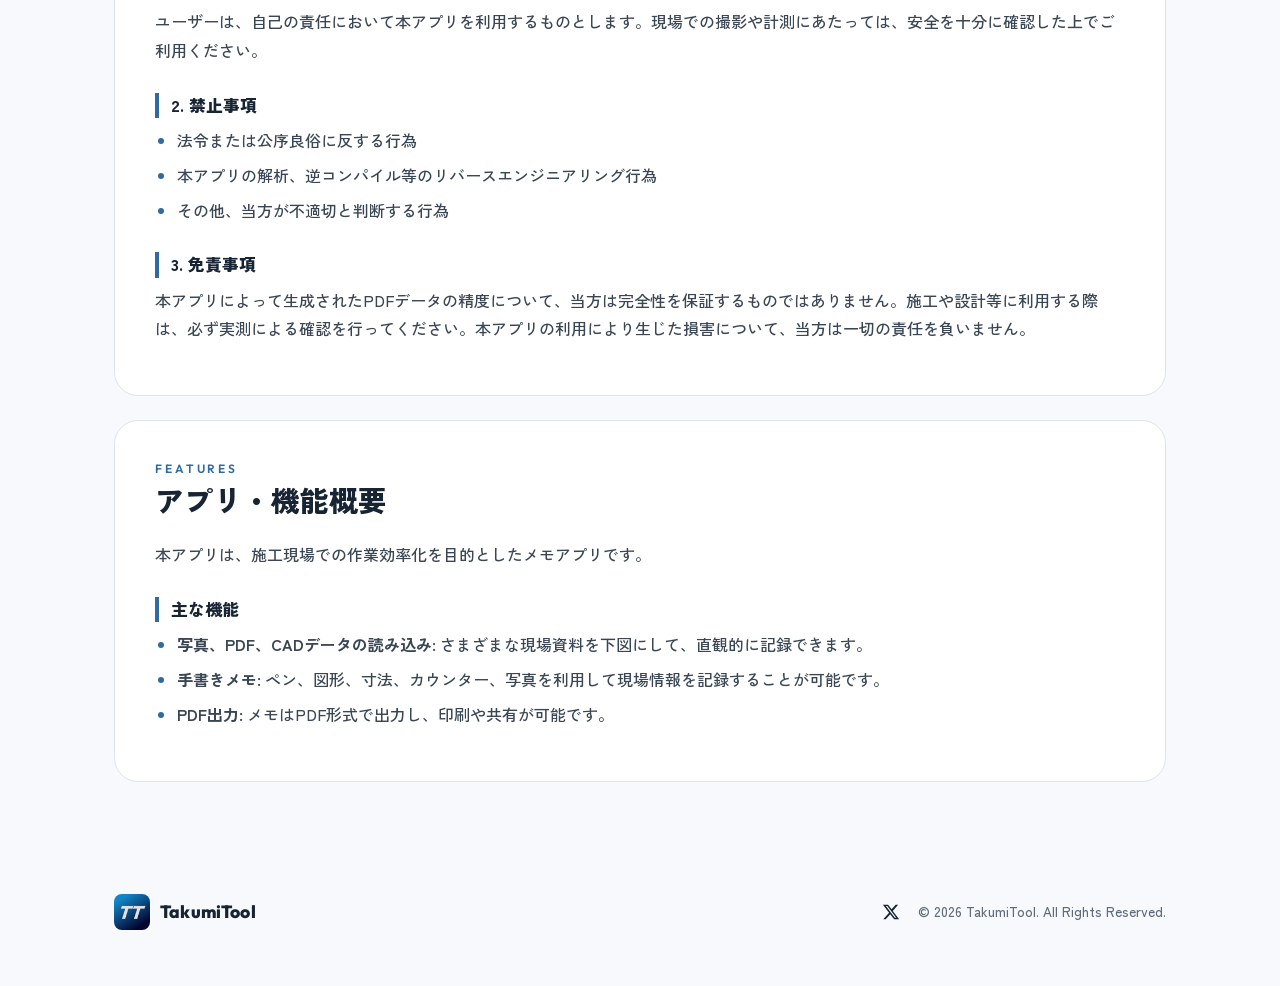
<file: ttNote_HP.html>
<!DOCTYPE html>
<html lang="ja">
<head>
    <meta charset="UTF-8">
    <meta name="viewport" content="width=device-width, initial-scale=1.0">
    <title>TT_Note サポート＆プライバシーポリシー - TakumiTool</title>
    <link rel="icon" type="image/png" href="assets/favicon.png">
    <link rel="apple-touch-icon" href="assets/apple-touch-icon.png">
    <link rel="preconnect" href="https://fonts.googleapis.com">
    <link rel="preconnect" href="https://fonts.gstatic.com" crossorigin>
    <link href="https://fonts.googleapis.com/css2?family=Outfit:wght@600;800&family=Zen+Kaku+Gothic+New:wght@500;700;900&display=swap" rel="stylesheet">
    <link rel="stylesheet" href="assets/site.css">
    <script>document.documentElement.classList.add('js');</script>
</head>
<body data-base="">

    <header class="topbar">
        <div class="wrap">
            <a class="brand" href="index.html"><img src="assets/favicon.png" alt="" width="36" height="36">TakumiTool</a>
            <nav>
                <a class="nav-text" href="index.html#apps" aria-current="page">アプリ</a>
                <a class="nav-text" href="index.html#addins">拡張アドイン</a>
                <a class="nav-text" href="index.html#contact">お問い合わせ</a>
                <a href="https://x.com/TakumiTool" target="_blank" rel="noopener" aria-label="X（旧Twitter）">
                    <svg class="x-icon" viewBox="0 0 24 24" aria-hidden="true"><path d="M18.244 2.25h3.308l-7.227 8.26 8.502 11.24H16.17l-5.214-6.817L4.99 21.75H1.68l7.73-8.835L1.254 2.25H8.08l4.713 6.231zm-1.161 17.52h1.833L7.084 4.126H5.117z"/></svg>
                </a>
            </nav>
        </div>
    </header>

    <section class="page-hero">
        <div class="wrap">
            <p class="crumbs"><a href="index.html">トップ</a><span>/</span><a href="index.html#apps">アプリ</a><span>/</span>TT_Note</p>
            <div class="page-title">
                <img src="assets/apps/ttnote-icon.png" alt="TT_Note のアイコン" width="84" height="84">
                <div>
                    <span class="num">SUPPORT</span>
                    <h1>TT_Note</h1>
                    <p>サポート・プライバシーポリシー・利用規約</p>
                </div>
            </div>
        </div>
        <svg class="waves waves-to-paper" viewBox="0 24 150 28" preserveAspectRatio="none" aria-hidden="true">
            <defs><path id="wave" d="M-160 44c30 0 58-18 88-18s58 18 88 18 58-18 88-18 58 18 88 18v44h-352z"/></defs>
            <use href="#wave" x="48" y="0"/>
            <use href="#wave" x="48" y="3"/>
            <use href="#wave" x="48" y="5"/>
            <use href="#wave" x="48" y="7"/>
        </svg>
    </section>

    <nav class="subnav" aria-label="ページ内の目次">
        <div class="wrap">
            <a href="#contact">お問い合わせ</a>
            <a href="#privacy">プライバシーポリシー</a>
            <a href="#terms">利用規約</a>
            <a href="#products">アプリ・機能概要</a>
        </div>
    </nav>

    <main class="doc wrap">

        <!-- 1. お問い合わせ (Contact) 【必須】 -->
        <section class="doc-card" id="contact">
            <h2><span class="num">CONTACT</span>お問い合わせ</h2>
            <p>アプリに関する不具合のご報告、ご質問、ご要望は下記のお問い合わせ先よりご連絡ください。</p>
            <div class="note-box">
                <p><strong>■ お問い合わせ窓口</strong></p>
                <p>メールアドレス: <a href="mailto:sg.tatsuya@gmail.com">sg.tatsuya@gmail.com</a></p>
            </div>
        </section>

        <!-- 2. プライバシーポリシー (Privacy Policy) 【必須】 -->
        <section class="doc-card" id="privacy">
            <h2><span class="num">PRIVACY POLICY</span>プライバシーポリシー</h2>
            <p>TT_Note（以下、「本アプリ」）は、ユーザーの個人情報の取扱いについて、以下のとおりプライバシーポリシーを定めます。</p>

            <!-- <h3>1. 収集する情報と収集方法</h3>
            <p>本アプリでは、機能提供およびサービス向上のため、以下の情報を取得する場合があります。</p>
            <ul>
                <li><strong>カメラ・3Dスキャンデータ:</strong> 施工写真撮影、LiDARによる3D計測およびIFCデータ変換機能の提供のため。</li>
                <li><strong>端末情報・ログ情報:</strong> アプリの不具合解析および品質向上のため。</li>
            </ul>

            <h3>2. データの使用目的</h3>
            <ul>
                <li>本アプリの基本機能（撮影、3Dデータ生成、IFC変換等）の提供・維持のため</li>
                <li>ユーザーからのサポート問合せに対応するため</li>
                <li>不具合の修正およびパフォーマンス向上のため</li>
            </ul> -->

            <h3>1. データの保持および削除ポリシー</h3>
            <p>撮影された写真データは、主にユーザーの端末内に保存されます。アプリをアンインストールすることで、端末内のローカルデータは削除されます。</p>

            <h3>2. 第三者提供および共有</h3>
            <p>法令に基づく場合を除き、ユーザーの同意なく個人情報を第三者に提供・共有することはありません。</p>

            <h3>3. お問い合わせ窓口</h3>
            <p>本ポリシーに関するお問い合わせは、上記「お問い合わせ」窓口よりお願いいたします。</p>

            <p><small>制定日：2026年10月21日</small></p>
        </section>

        <!-- 3. 利用規約 (Terms of Service) -->
        <section class="doc-card" id="terms">
            <h2><span class="num">TERMS OF SERVICE</span>利用規約</h2>
            <p>本利用規約は、本アプリの利用条件を定めるものです。ユーザーの皆様は、本規約に従って本アプリをご利用ください。</p>

            <h3>1. 利用条件</h3>
            <p>ユーザーは、自己の責任において本アプリを利用するものとします。現場での撮影や計測にあたっては、安全を十分に確認した上でご利用ください。</p>

            <h3>2. 禁止事項</h3>
            <ul>
                <li>法令または公序良俗に反する行為</li>
                <li>本アプリの解析、逆コンパイル等のリバースエンジニアリング行為</li>
                <li>その他、当方が不適切と判断する行為</li>
            </ul>

            <h3>3. 免責事項</h3>
            <p>本アプリによって生成されたPDFデータの精度について、当方は完全性を保証するものではありません。施工や設計等に利用する際は、必ず実測による確認を行ってください。本アプリの利用により生じた損害について、当方は一切の責任を負いません。</p>
        </section>

        <!-- 4. 商品・機能概要 (Products) -->
        <section class="doc-card" id="products">
            <h2><span class="num">FEATURES</span>アプリ・機能概要</h2>
            <p>本アプリは、施工現場での作業効率化を目的としたメモアプリです。</p>

            <h3>主な機能</h3>
            <ul>
                <li><strong>写真、PDF、CADデータの読み込み:</strong> さまざまな現場資料を下図にして、直観的に記録できます。</li>
                <li><strong>手書きメモ:</strong> ペン、図形、寸法、カウンター、写真を利用して現場情報を記録することが可能です。</li>
                <li><strong>PDF出力:</strong> メモはPDF形式で出力し、印刷や共有が可能です。</li>
            </ul>
        </section>

    </main>

    <footer>
        <div class="wrap">
            <a class="brand" href="index.html"><img src="assets/favicon.png" alt="" width="36" height="36">TakumiTool</a>
            <div class="foot-right">
                <a href="https://x.com/TakumiTool" target="_blank" rel="noopener" aria-label="X（旧Twitter）">
                    <svg class="x-icon" viewBox="0 0 24 24" aria-hidden="true"><path d="M18.244 2.25h3.308l-7.227 8.26 8.502 11.24H16.17l-5.214-6.817L4.99 21.75H1.68l7.73-8.835L1.254 2.25H8.08l4.713 6.231zm-1.161 17.52h1.833L7.084 4.126H5.117z"/></svg>
                </a>
                <p>&copy; 2026 TakumiTool. All Rights Reserved.</p>
            </div>
        </div>
    </footer>

    <script src="assets/site.js"></script>

</body>
</html>
</file>
<file: assets/site.css>
/* TakumiTool 共通スタイル（トップ・サポート・拡張アドインの全ページで読み込む） */
:root {
    color-scheme: light;
    --theme: #306AA1;
    --theme-deep: #173f6b;
    --theme-soft: #eaf1f8;
    --paper: #f7f9fc;
    --ink: #172433;
    --muted: #5f6b7a;
    --line: #dde4ed;
    --highlight: #bcd6ef;
}

* { box-sizing: border-box; }
html { -webkit-text-size-adjust: 100%; scroll-behavior: smooth; scroll-padding-top: 130px; }
body {
    margin: 0;
    background: var(--paper);
    color: var(--ink);
    line-height: 1.8;
    font-weight: 500;
    font-family: "Zen Kaku Gothic New", -apple-system, BlinkMacSystemFont, "Hiragino Sans", "Hiragino Kaku Gothic ProN", sans-serif;
}
a { color: inherit; }
img { max-width: 100%; display: block; }
.wrap { max-width: 1100px; margin: 0 auto; padding: 0 24px; }
.num { font-family: "Outfit", sans-serif; }

/* ふわっと表示（JS が動くときだけ隠す） */
html.js .reveal { opacity: 0; transform: translateY(30px); transition: opacity 0.8s ease, transform 0.8s cubic-bezier(0.2, 0.7, 0.2, 1); }
html.js .reveal.is-in { opacity: 1; transform: none; }

/* ---- ヘッダー（すりガラス・上に固定） ---- */
.topbar {
    position: sticky; top: 0; z-index: 30;
    background: rgba(247, 249, 252, 0.82);
    -webkit-backdrop-filter: blur(12px); backdrop-filter: blur(12px);
    border-bottom: 1px solid rgba(221, 228, 237, 0.8);
}
.topbar .wrap { display: flex; align-items: center; justify-content: space-between; height: 64px; }
.brand { display: flex; align-items: center; gap: 10px; text-decoration: none; font-family: "Outfit", sans-serif; font-weight: 800; font-size: 1.1rem; letter-spacing: 0.01em; }
.brand img { width: 36px; height: 36px; border-radius: 22%; }
.topbar nav { display: flex; align-items: center; gap: 26px; font-size: 0.9rem; font-weight: 700; }
.topbar nav a { text-decoration: none; opacity: 0.75; transition: opacity 0.2s ease; }
.topbar nav a:hover, .topbar nav a[aria-current] { opacity: 1; }
.topbar nav a[aria-current] { color: var(--theme); }
.x-icon { width: 18px; height: 18px; display: block; fill: currentColor; }

/* ---- 波のアニメーション（いちばん手前の波は次のセクションの背景色） ---- */
.waves { position: absolute; left: 0; bottom: -1px; width: 100%; height: 150px; }
.waves use { animation: wave 25s cubic-bezier(0.55, 0.5, 0.45, 0.5) infinite; }
.waves use:nth-of-type(1) { animation-delay: -2s; animation-duration: 7s; }
.waves use:nth-of-type(2) { animation-delay: -3s; animation-duration: 10s; }
.waves use:nth-of-type(3) { animation-delay: -4s; animation-duration: 13s; }
.waves use:nth-of-type(4) { animation-delay: -5s; animation-duration: 20s; }
.waves-to-theme use:nth-of-type(1) { fill: rgba(48, 106, 161, 0.25); }
.waves-to-theme use:nth-of-type(2) { fill: rgba(48, 106, 161, 0.45); }
.waves-to-theme use:nth-of-type(3) { fill: rgba(48, 106, 161, 0.7); }
.waves-to-theme use:nth-of-type(4) { fill: #306AA1; }
.waves-to-paper use:nth-of-type(1) { fill: rgba(247, 249, 252, 0.2); }
.waves-to-paper use:nth-of-type(2) { fill: rgba(247, 249, 252, 0.4); }
.waves-to-paper use:nth-of-type(3) { fill: rgba(247, 249, 252, 0.65); }
.waves-to-paper use:nth-of-type(4) { fill: #f7f9fc; }
@keyframes wave { 0% { transform: translate3d(-90px, 0, 0); } 100% { transform: translate3d(85px, 0, 0); } }

/* ---- セクション見出し ---- */
.section-head { margin: 0 0 40px; font-size: clamp(1.8rem, 4vw, 2.6rem); font-weight: 900; line-height: 1.3; }
.section-head .num { display: block; font-size: 0.8rem; letter-spacing: 0.24em; color: var(--theme); font-weight: 600; margin-bottom: 6px; }

/* ---- ボタン ---- */
.pill {
    display: inline-flex; align-items: center; gap: 8px;
    padding: 9px 18px; border-radius: 999px;
    background: var(--theme); color: #fff;
    text-decoration: none; font-weight: 700; font-size: 0.85rem; line-height: 1.5;
    transition: transform 0.2s ease;
}
.pill:hover { transform: translateY(-2px); }
.pill svg { width: 16px; height: 16px; fill: currentColor; }
.pill-dark { background: var(--ink); }
.pill-line { background: transparent; color: var(--theme); border: 1.5px solid var(--theme); padding: 7.5px 16.5px; }
.pill.is-disabled { background: var(--line); color: var(--muted); pointer-events: none; }

/* ---- アプリのタイル ---- */
.app-grid { display: grid; grid-template-columns: repeat(auto-fill, minmax(min(100%, 320px), 1fr)); gap: 28px; }
.tile {
    display: flex; flex-direction: column;
    background: #fff; color: var(--ink);
    border-radius: 24px; overflow: hidden;
    box-shadow: 0 20px 44px rgba(10, 30, 55, 0.25);
    transition: transform 0.3s ease, box-shadow 0.3s ease;
}
.tile:hover { transform: translateY(-4px); box-shadow: 0 28px 54px rgba(10, 30, 55, 0.32); }
/* サムネイル：薄い台紙の上に、角丸と影を付けた画面がのぞく（画面の色が背景の青と溶け込まないように） */
.thumb { position: relative; aspect-ratio: 16 / 10; overflow: hidden; background: linear-gradient(160deg, #f3f7fb 0%, #dbe6f1 100%); }
.thumb img {
    position: absolute; top: 18px; left: 18px; right: 18px; bottom: 0;
    width: calc(100% - 36px); height: calc(100% - 18px);
    object-fit: cover; object-position: top;
    border-radius: 12px 12px 0 0;
    box-shadow: 0 0 0 1px rgba(23, 36, 51, 0.08), 0 10px 24px rgba(23, 63, 107, 0.22);
}
/* 縦長（スマホ）のスクリーンショット：中央に立てて、画面の上側を見せる */
.thumb.is-portrait img { left: 50%; right: auto; width: 46%; height: auto; transform: translateX(-50%); border-radius: 18px 18px 0 0; }
.sample-tag {
    position: absolute; top: 12px; right: 12px;
    padding: 2px 10px; border-radius: 999px;
    background: rgba(23, 36, 51, 0.6); color: #fff;
    font-family: "Outfit", sans-serif; font-size: 0.7rem; letter-spacing: 0.12em;
}
.tile-body { display: flex; flex-direction: column; flex: 1; padding: 24px; }
.tile-head { display: flex; align-items: center; gap: 14px; }
.tile-head img { width: 64px; height: 64px; border-radius: 22%; box-shadow: 0 8px 18px rgba(0, 0, 0, 0.15); flex: none; }
.tile-head h3 { margin: 0; font-family: "Outfit", "Zen Kaku Gothic New", sans-serif; font-size: 1.4rem; font-weight: 800; line-height: 1.2; }
.chip { display: inline-block; margin-top: 4px; padding: 1px 10px; border-radius: 999px; background: var(--theme-soft); color: var(--theme); font-size: 0.75rem; font-weight: 700; }
.tile-desc { margin: 16px 0 0; color: var(--muted); font-size: 0.92rem; line-height: 1.75; flex: 1; }
.tile-actions { margin-top: 20px; display: flex; flex-wrap: wrap; gap: 10px; }
.tile-links { margin-top: 16px; padding-top: 14px; border-top: 1px solid var(--line); display: flex; flex-wrap: wrap; gap: 6px 18px; font-size: 0.85rem; font-weight: 700; }
.tile-links a { color: var(--theme); text-decoration: none; }
.tile-links a:hover { text-decoration: underline; }

/* ---- 拡張アドインのカード ---- */
.addin-grid { display: grid; grid-template-columns: repeat(auto-fill, minmax(min(100%, 320px), 1fr)); gap: 20px; }
.addin {
    display: flex; align-items: flex-start; gap: 16px;
    padding: 20px; border-radius: 20px;
    background: #fff; border: 1px solid var(--line);
}
.addin img { width: 56px; height: 56px; border-radius: 22%; flex: none; }
.addin-body { flex: 1; min-width: 0; }
.addin h3 { margin: 0; font-size: 1.05rem; font-weight: 900; word-break: break-all; }
.addin h3 a { text-decoration: none; }
.addin h3 a:hover { color: var(--theme); }
.addin p { margin: 2px 0 0; color: var(--muted); font-size: 0.85rem; line-height: 1.6; }
.addin-actions { margin-top: 12px; display: flex; flex-wrap: wrap; gap: 8px; }
.more { margin: 24px 0 0; font-size: 0.9rem; font-weight: 700; }
.more a { color: var(--theme); text-decoration: none; }
.more a:hover { text-decoration: underline; }

/* ---- 行で区切ったリンク（お問い合わせ） ---- */
.rows { border-top: 1px solid var(--line); }
.row {
    display: grid; grid-template-columns: 220px 1fr auto; gap: 24px; align-items: center;
    padding: 28px 0; border-bottom: 1px solid var(--line);
    text-decoration: none;
    transition: padding 0.3s ease, background 0.3s ease;
}
.row:hover { padding-left: 14px; padding-right: 14px; background: var(--theme-soft); }
.row h3 { margin: 0; font-size: 1.1rem; font-weight: 900; }
.row p { margin: 0; color: var(--muted); }
.row strong { display: block; color: var(--ink); font-size: clamp(1.1rem, 2.4vw, 1.5rem); font-weight: 700; word-break: break-all; }
.row .arrow { font-size: 1.4rem; color: var(--theme); transition: transform 0.3s ease; }
.row:hover .arrow { transform: translateX(6px); }

/* ---- 子ページ：見出しの帯（下に波） ---- */
.page-hero { position: relative; overflow: hidden; background: linear-gradient(160deg, #3a78b2 0%, var(--theme) 45%, var(--theme-deep) 100%); color: #fff; }
.page-hero .wrap { position: relative; z-index: 1; padding-top: 48px; padding-bottom: 130px; }
.crumbs { margin: 0 0 28px; font-size: 0.82rem; font-weight: 700; opacity: 0.8; }
.crumbs a { text-decoration: none; }
.crumbs a:hover { text-decoration: underline; }
.crumbs span { margin: 0 8px; opacity: 0.6; }
.page-title { display: flex; align-items: center; gap: 20px; }
.page-title img { width: 84px; height: 84px; border-radius: 22%; box-shadow: 0 14px 30px rgba(0, 0, 0, 0.25); flex: none; }
.page-title .num { display: block; font-size: 0.8rem; letter-spacing: 0.24em; font-weight: 600; color: var(--highlight); }
.page-title h1 { margin: 0; font-family: "Outfit", "Zen Kaku Gothic New", sans-serif; font-size: clamp(2rem, 5vw, 3.2rem); font-weight: 800; line-height: 1.2; }
.page-title p { margin: 6px 0 0; opacity: 0.85; font-weight: 700; }
.page-hero .waves { height: 100px; }

/* 子ページ：ページ内の目次 */
.subnav { position: sticky; top: 64px; z-index: 20; background: rgba(247, 249, 252, 0.9); -webkit-backdrop-filter: blur(12px); backdrop-filter: blur(12px); }
.subnav .wrap { display: flex; gap: 8px; overflow-x: auto; padding-top: 12px; padding-bottom: 12px; scrollbar-width: none; }
.subnav .wrap::-webkit-scrollbar { display: none; }
.subnav a {
    flex: none; padding: 6px 16px; border-radius: 999px;
    background: #fff; border: 1px solid var(--line);
    text-decoration: none; font-size: 0.85rem; font-weight: 700; color: var(--muted);
    transition: color 0.2s ease, border-color 0.2s ease;
}
.subnav a:hover { color: var(--theme); border-color: var(--theme); }

/* 子ページ：本文 */
.doc { display: grid; gap: 24px; padding-top: 16px; padding-bottom: 40px; }
.doc-card { background: #fff; border: 1px solid var(--line); border-radius: 24px; padding: 40px; }
.doc-card > h2 { margin: 0 0 20px; font-size: clamp(1.4rem, 3vw, 1.8rem); font-weight: 900; line-height: 1.35; }
.doc-card > h2 .num { display: block; font-size: 0.75rem; letter-spacing: 0.24em; color: var(--theme); font-weight: 600; margin-bottom: 4px; }
.doc-card h3 { margin: 28px 0 8px; font-size: 1.05rem; font-weight: 900; padding-left: 12px; border-left: 4px solid var(--theme); line-height: 1.5; }
.doc-card p, .doc-card li { color: #3a4654; }
.doc-card p { margin: 0 0 12px; }
.doc-card ul { margin: 0 0 12px; padding-left: 1.4em; }
.doc-card li { margin-bottom: 6px; }
.doc-card li::marker { color: var(--theme); }
.doc-card a { color: var(--theme); font-weight: 700; }
.doc-card a.pill { color: #fff; }
.doc-card a.pill-line { color: var(--theme); }
.doc-card .addin h3 { margin: 0; padding: 0; border: 0; font-size: 1.05rem; }
.doc-card .addin h3 a { color: inherit; }
.doc-card .addin-grid { margin-top: 20px; }
.doc-card .download-row { margin-top: 20px; }
.doc-card small { color: var(--muted); }
.note-box { margin: 16px 0 0; padding: 20px 24px; border-radius: 16px; background: var(--theme-soft); }
.note-box p:last-child { margin-bottom: 0; }

/* 子ページ：手順 */
.steps { list-style: none; margin: 0; padding: 0; counter-reset: step; display: grid; gap: 16px; }
.steps li { counter-increment: step; position: relative; margin: 0; padding: 18px 20px 18px 72px; border-radius: 16px; background: var(--paper); border: 1px solid var(--line); }
.steps li::before {
    content: counter(step, decimal-leading-zero);
    position: absolute; left: 20px; top: 16px;
    font-family: "Outfit", sans-serif; font-weight: 800; font-size: 1.5rem; line-height: 1.3;
    color: transparent; -webkit-text-stroke: 1.5px var(--theme);
}
.steps strong { display: block; color: var(--ink); }

/* 子ページ：表 */
.spec { width: 100%; border-collapse: collapse; font-size: 0.95rem; }
.spec th, .spec td { text-align: left; padding: 12px 0; border-bottom: 1px solid var(--line); vertical-align: top; }
.spec th { width: 32%; color: var(--muted); font-weight: 700; padding-right: 16px; }

/* ---- フッター ---- */
footer { padding: 72px 0 56px; color: var(--muted); font-size: 0.85rem; }
footer .wrap { display: flex; justify-content: space-between; align-items: center; gap: 16px; flex-wrap: wrap; }
footer .brand { color: var(--ink); }
footer .foot-right { display: flex; align-items: center; gap: 18px; }
footer .foot-right p { margin: 0; }
footer .foot-right a { color: var(--ink); }

@media (max-width: 820px) {
    .topbar nav { gap: 16px; font-size: 0.84rem; }
    .waves { height: 90px; }
    .page-hero .waves { height: 70px; }
    .page-hero .wrap { padding-bottom: 100px; }
    .page-title img { width: 64px; height: 64px; }
    .doc-card { padding: 28px 22px; border-radius: 20px; }
    .row { grid-template-columns: 1fr auto; gap: 6px 16px; }
    .row h3 { grid-column: 1 / -1; }
}
@media (max-width: 480px) {
    .topbar nav a.nav-text:not(:first-child) { display: none; }
    .steps li { padding-left: 60px; }
    .steps li::before { left: 16px; }
    .spec th { width: 38%; }
}
@media (prefers-reduced-motion: reduce) {
    *, *::before, *::after { animation: none !important; transition: none !important; }
    html.js .reveal { opacity: 1; transform: none; }
}
</file>
